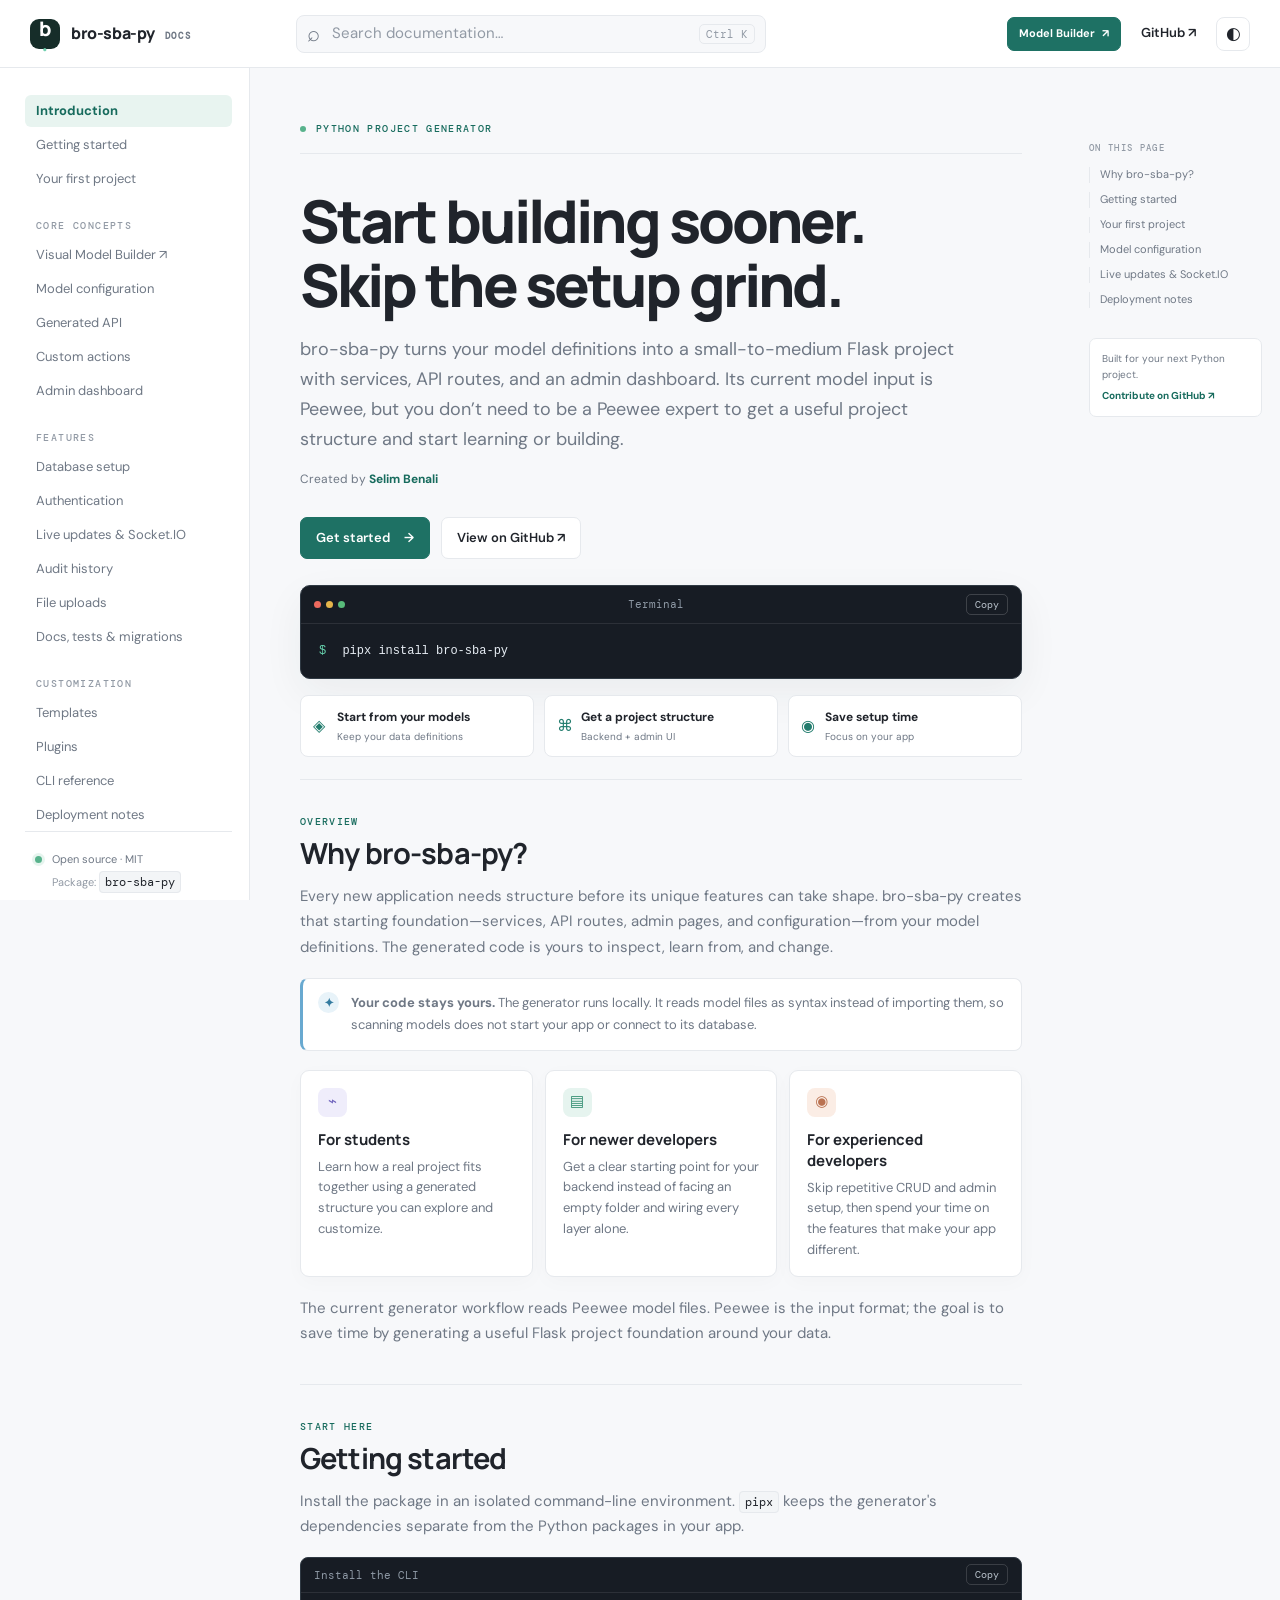
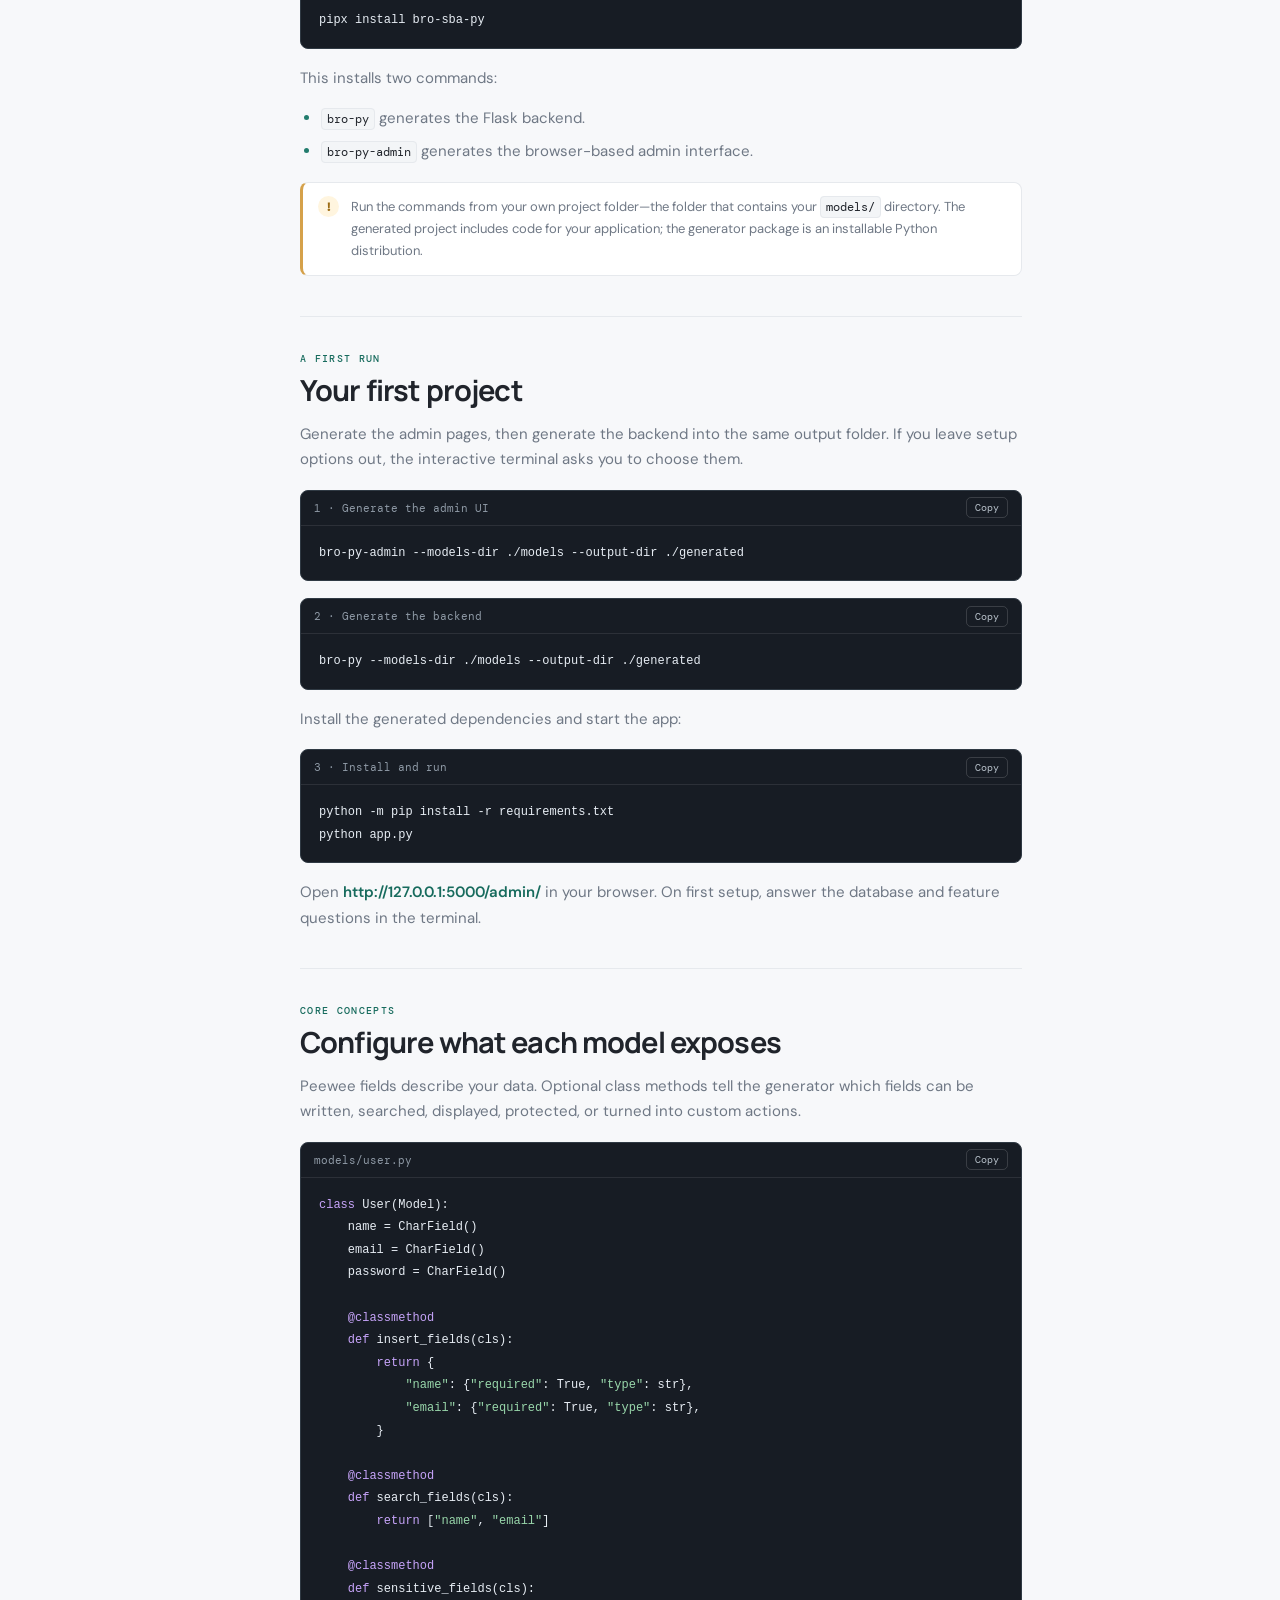
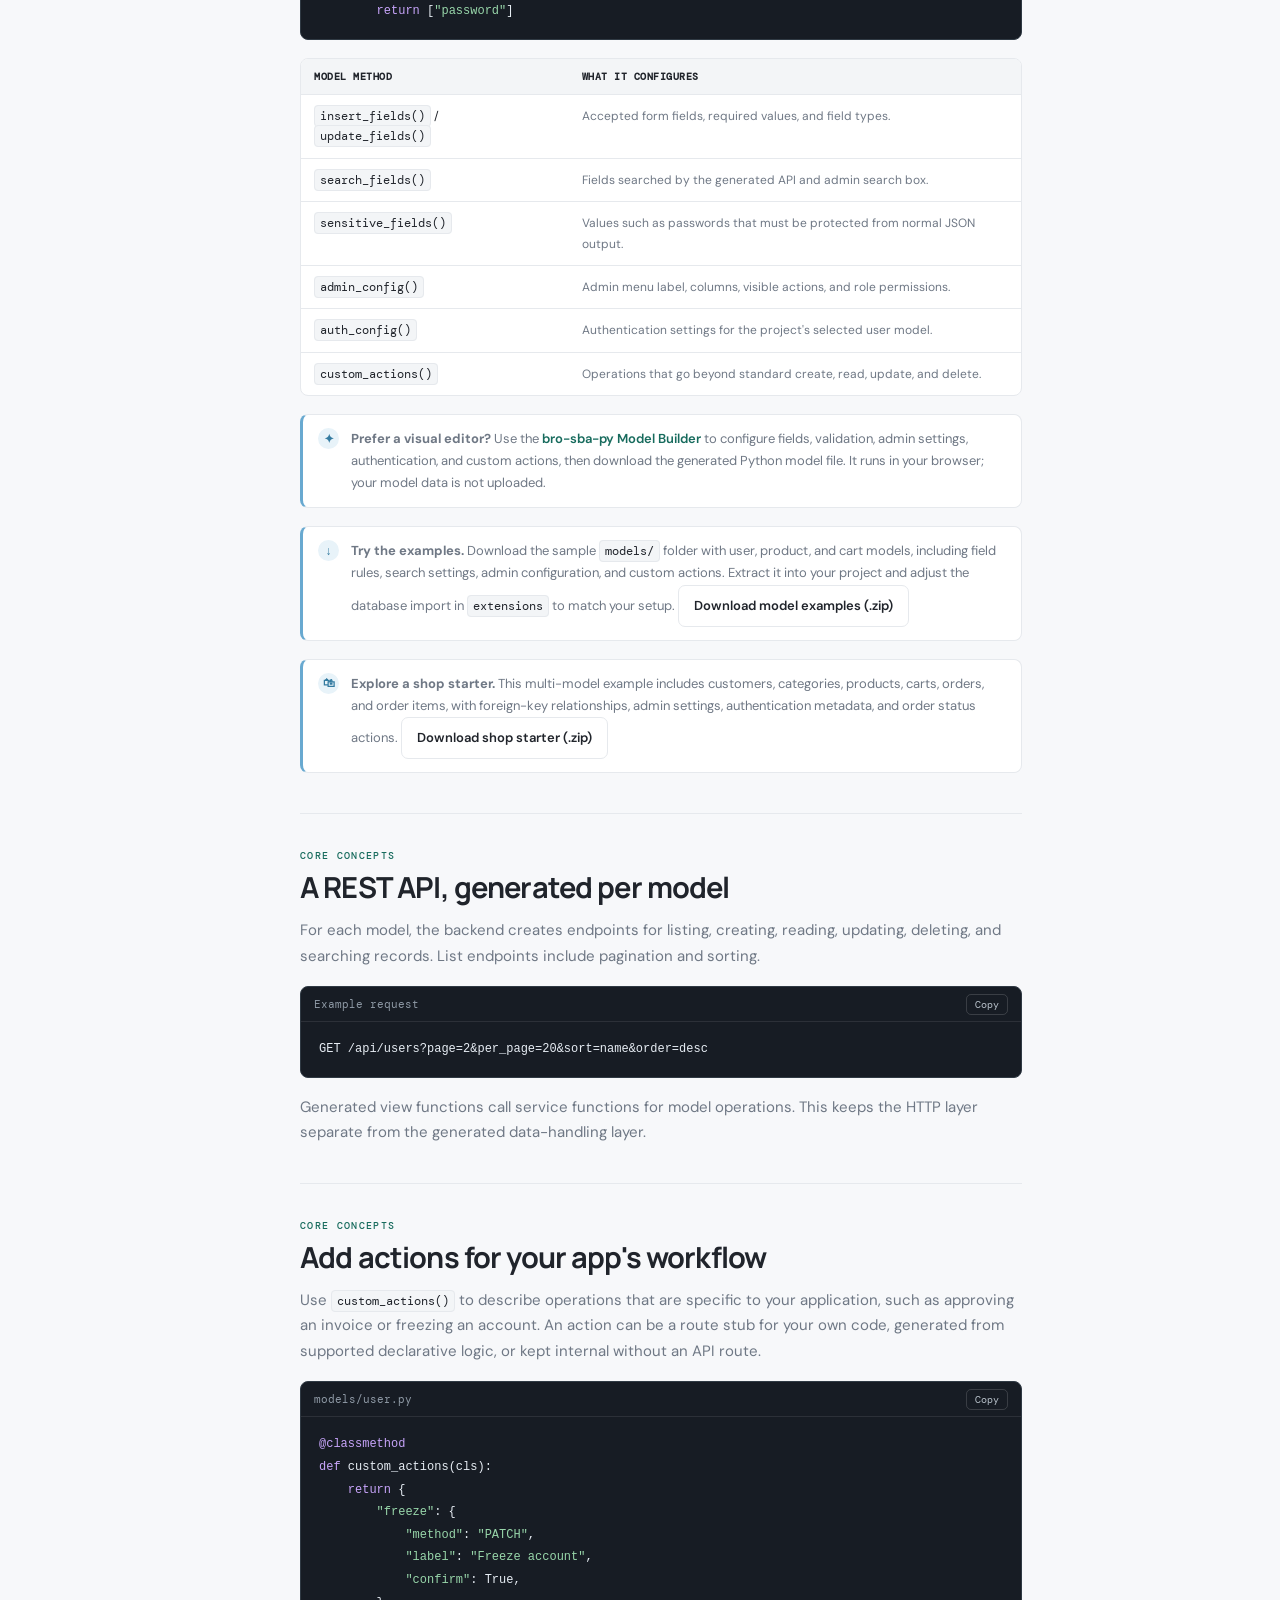
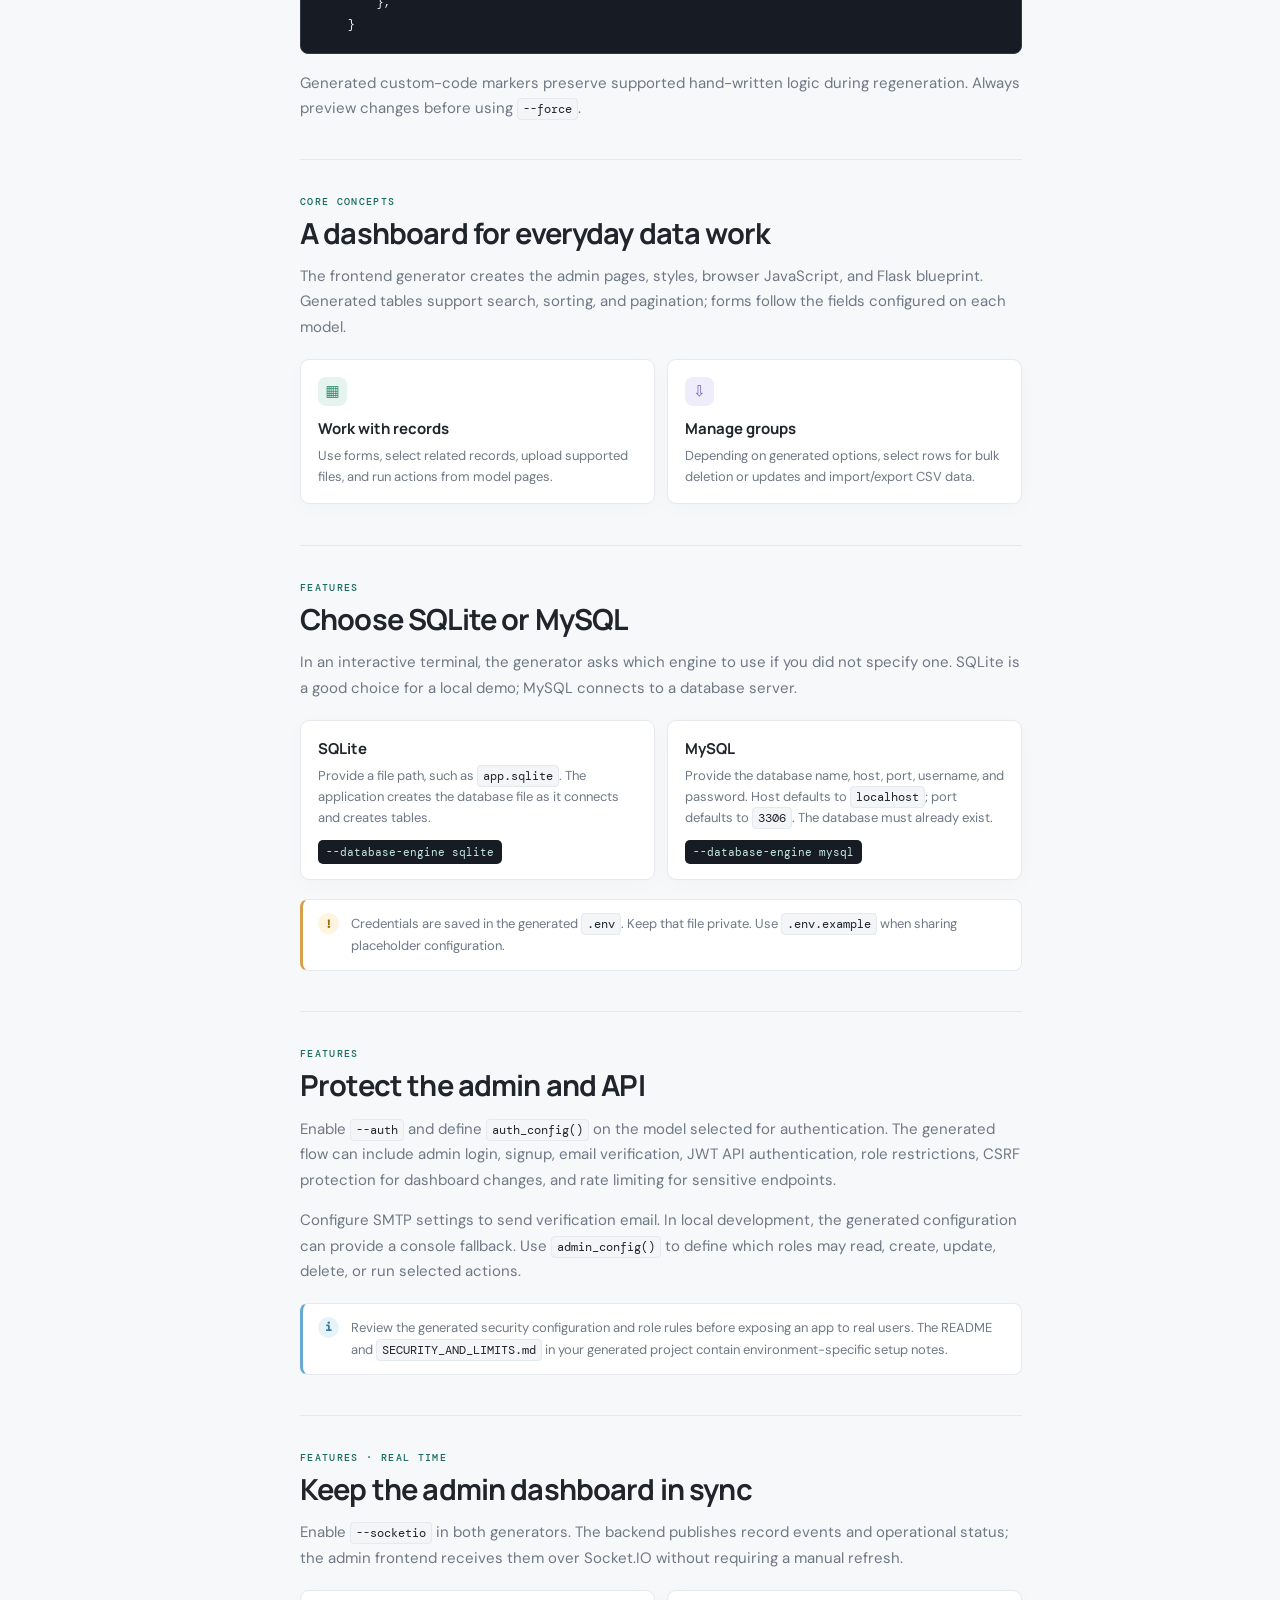
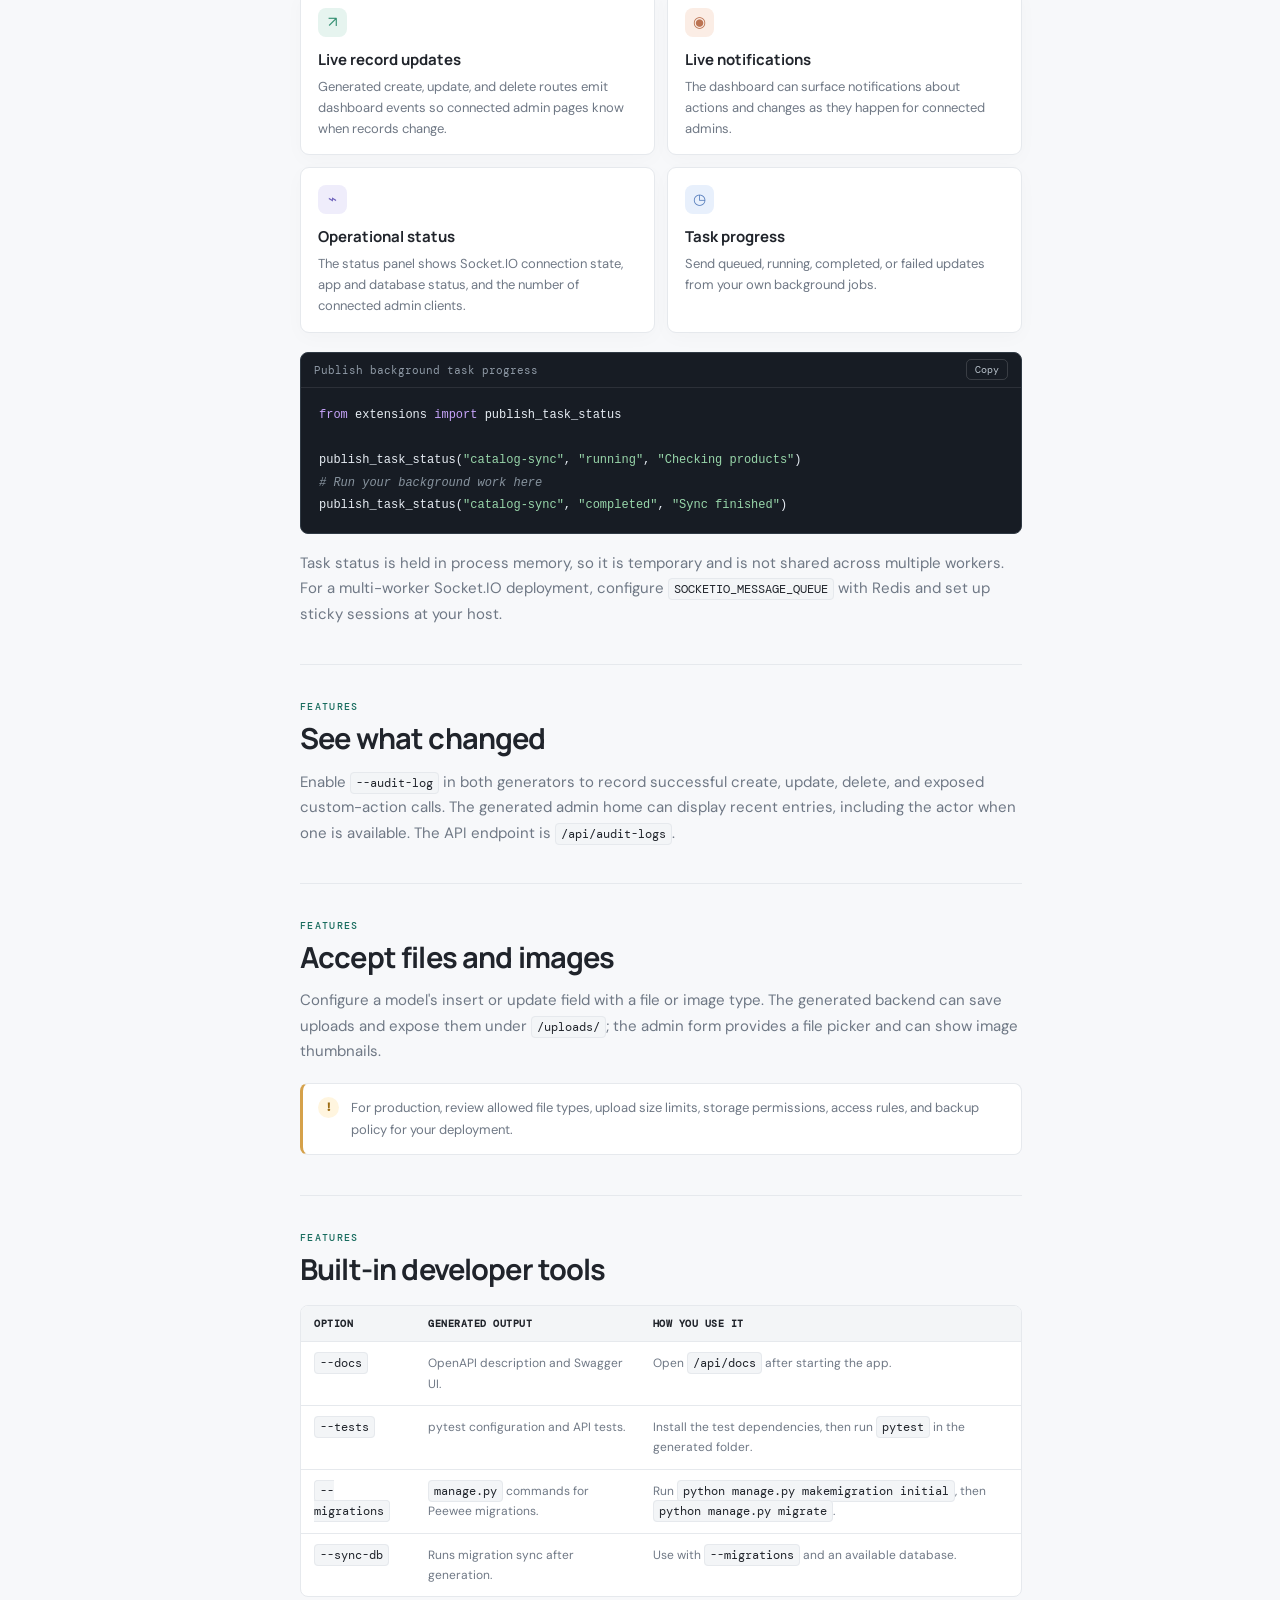
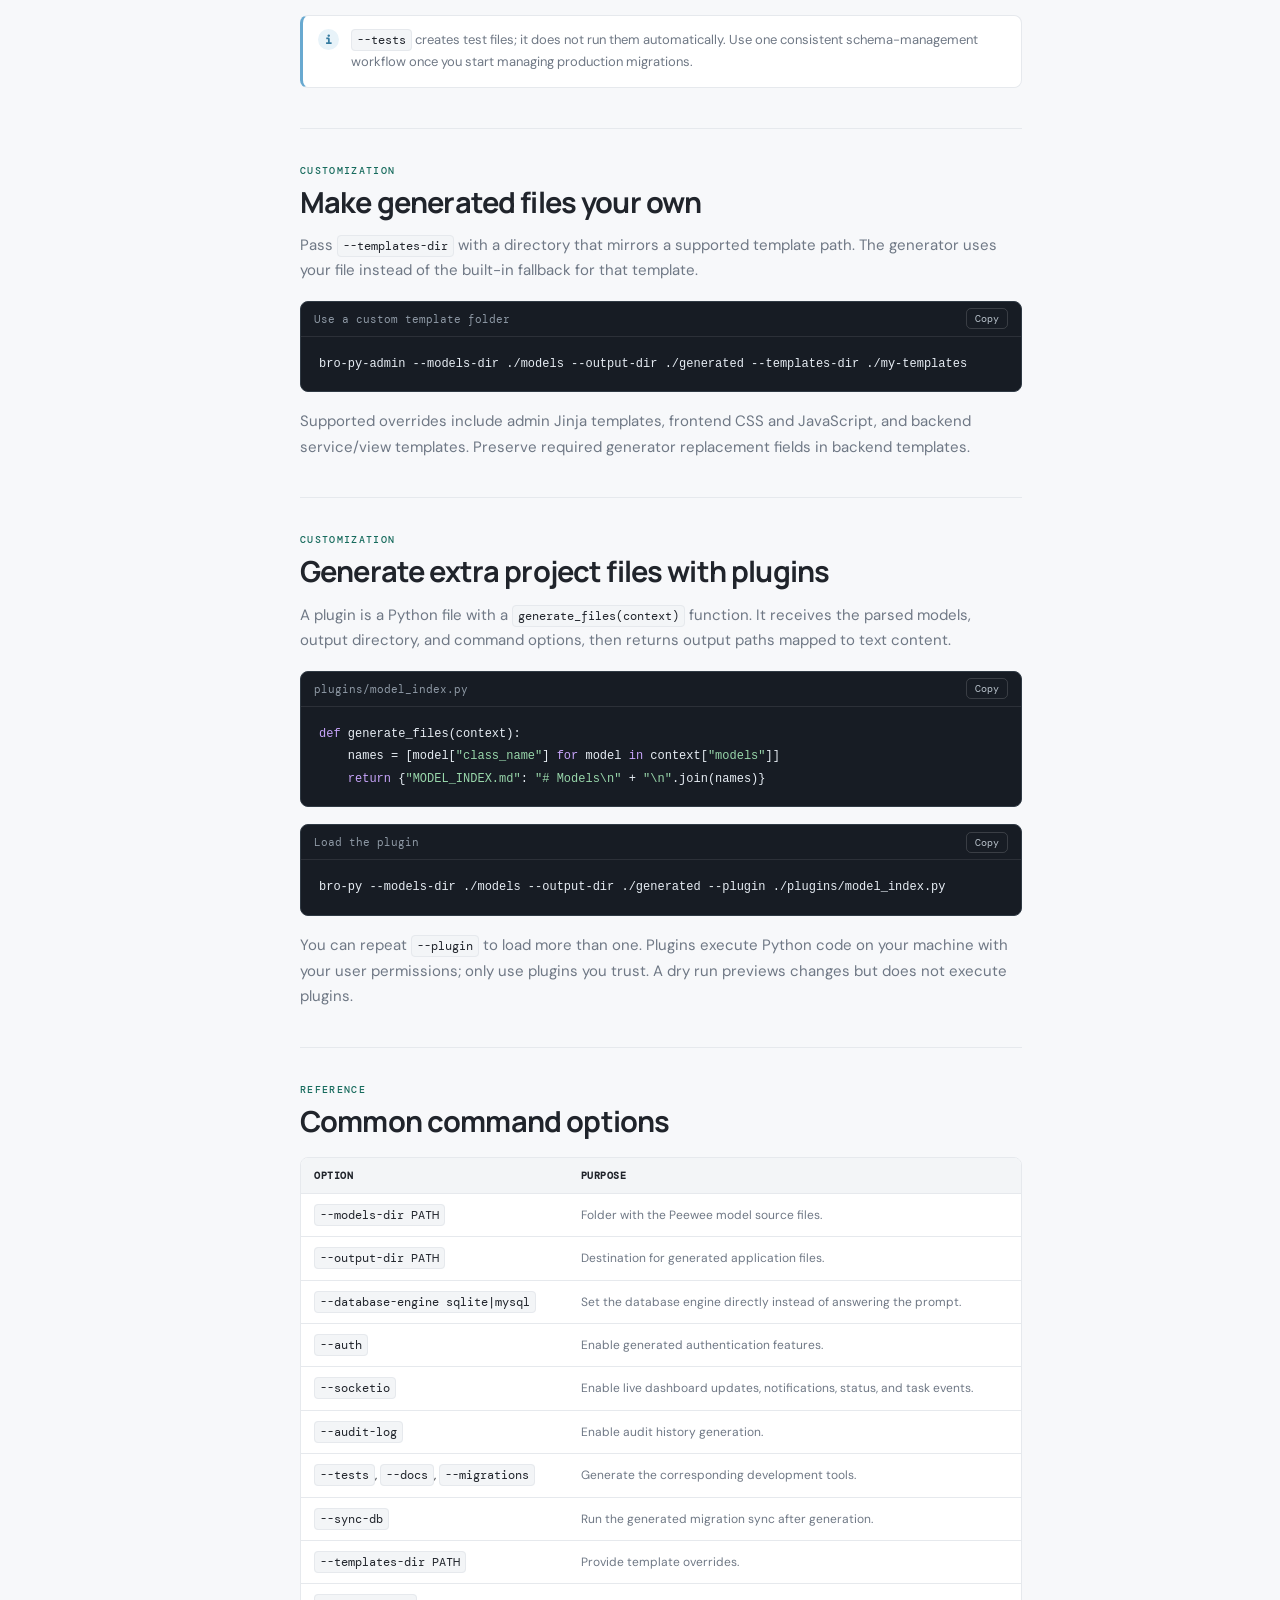
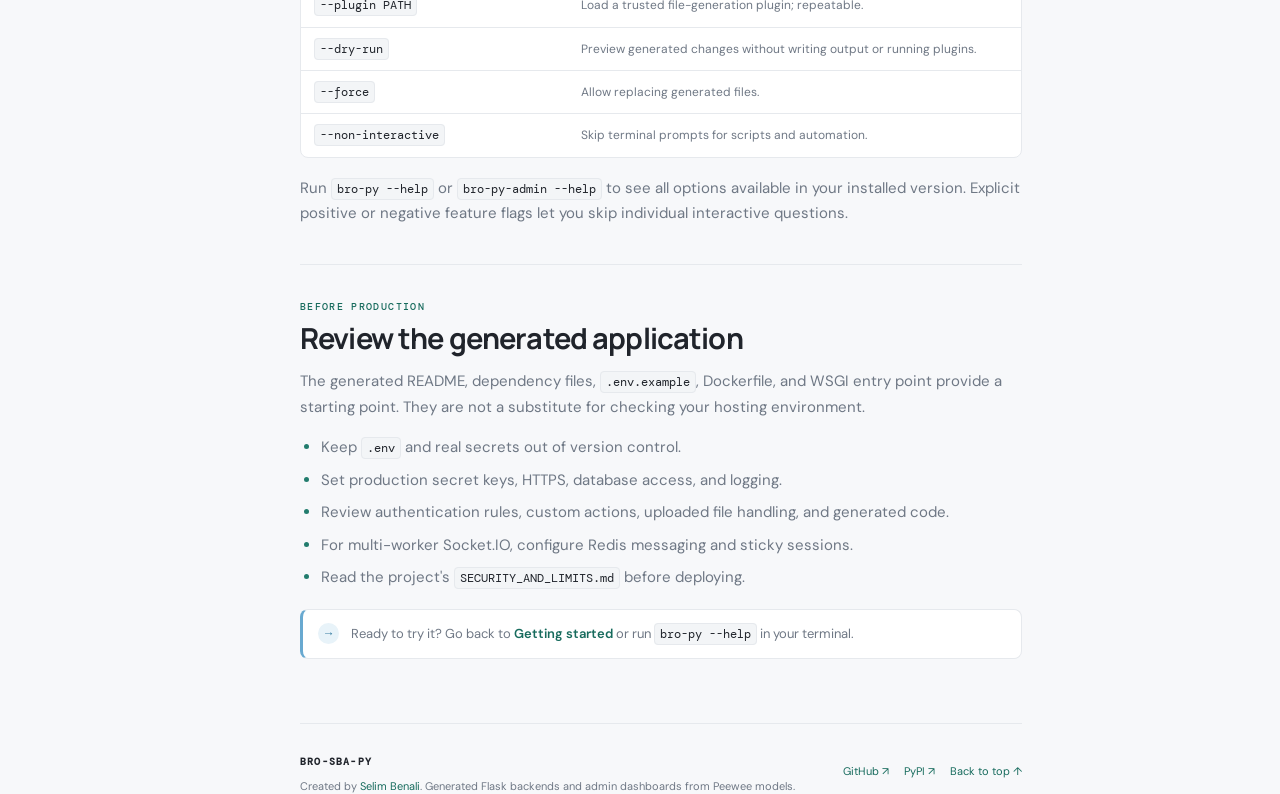
<file: index.html>
<!doctype html>
<html lang="en" data-theme="light">
<head>
  <meta charset="utf-8">
  <meta name="viewport" content="width=device-width, initial-scale=1">
  <meta name="author" content="Selim Benali">
  <meta name="description" content="Start a Python project faster with bro-sba-py. Generate a structured Flask backend, REST API, and admin dashboard from your models—useful for students, new developers, and experienced teams.">
  <link rel="canonical" href="https://bro-py.selimbenali.me/">
  <meta name="robots" content="index, follow">
  <meta name="theme-color" content="#f7f8f5">
  <meta property="og:type" content="website">
  <meta property="og:site_name" content="bro-sba-py">
  <meta property="og:title" content="bro-sba-py | Start Python Projects Faster">
  <meta property="og:description" content="Generate a structured Flask backend, REST API, and admin dashboard from your models. Spend less time on setup and more time building.">
  <meta property="og:url" content="https://bro-py.selimbenali.me/">
  <meta property="og:locale" content="en_US">
  <meta name="twitter:card" content="summary">
  <meta name="twitter:title" content="bro-sba-py | Start Python Projects Faster">
  <meta name="twitter:description" content="Generate a structured Flask backend, REST API, and admin dashboard from your models. Spend less time on setup and more time building.">
  <title>bro-sba-py | Python Project Generator</title>
  <script type="application/ld+json">
  {
    "@context": "https://schema.org",
    "@type": "WebSite",
    "name": "bro-sba-py",
    "alternateName": "bro-py documentation",
    "url": "https://bro-py.selimbenali.me/",
    "description": "Documentation for bro-sba-py, a Python project generator that scaffolds Flask backends, REST APIs, and admin dashboards from model definitions.",
    "inLanguage": "en",
    "creator": {
      "@type": "Person",
      "name": "Selim Benali",
      "url": "https://github.com/selimbenali"
    },
    "about": {
      "@type": "SoftwareApplication",
      "name": "bro-sba-py",
      "alternateName": "bro-py",
      "creator": {
        "@type": "Person",
        "name": "Selim Benali",
        "url": "https://github.com/selimbenali"
      },
      "description": "A Python CLI that saves setup time by generating a small-to-medium Flask project structure, including services, API routes, and an admin dashboard, from Peewee model files.",
      "applicationCategory": "DeveloperApplication",
      "operatingSystem": "Cross-platform",
      "url": "https://pypi.org/project/bro-sba-py/",
      "codeRepository": "https://github.com/selimbenali/bro-sba-py"
    }
  }
  </script>
  <link rel="preconnect" href="https://fonts.googleapis.com">
  <link rel="preconnect" href="https://fonts.gstatic.com" crossorigin>
  <link href="https://fonts.googleapis.com/css2?family=DM+Mono:wght@400;500&family=DM+Sans:wght@400;500;600;700&family=Manrope:wght@500;600;700;800&display=swap" rel="stylesheet">
  <link rel="stylesheet" href="styles.css">
</head>
<body>
  <div class="site-shell">
    <header class="topbar">
      <button class="mobile-menu icon-button" id="menu-toggle" aria-label="Open navigation" aria-expanded="false">☰</button>
      <a class="brand" href="#introduction" aria-label="bro-sba-py documentation home">
        <span class="brand-mark">b<span>·</span></span>
        <span>bro-sba-py <small>DOCS</small></span>
      </a>
      <label class="search-wrap" for="docs-search">
        <span class="search-icon" aria-hidden="true">⌕</span>
        <input id="docs-search" type="search" placeholder="Search documentation…" autocomplete="off">
        <kbd>Ctrl K</kbd>
      </label>
      <div class="top-actions">
        <a class="button button-primary builder-link" href="model-builder.html">Model Builder <span aria-hidden="true">↗</span></a>
        <a class="github-link" href="https://github.com/selimbenali/bro-sba-py" target="_blank" rel="noreferrer">GitHub <span aria-hidden="true">↗</span></a>
        <button class="icon-button theme-toggle" id="theme-toggle" aria-label="Switch color theme" title="Switch color theme">◐</button>
      </div>
    </header>

    <div class="docs-layout">
      <aside class="sidebar" id="sidebar" aria-label="Documentation navigation">
        <nav class="side-nav">
          <a class="nav-link active" href="#introduction">Introduction</a>
          <a class="nav-link" href="#getting-started">Getting started</a>
          <a class="nav-link" href="#quickstart">Your first project</a>
          <div class="nav-group">Core concepts</div>
          <a class="nav-link" href="model-builder.html">Visual Model Builder ↗</a>
          <a class="nav-link" href="#models">Model configuration</a>
          <a class="nav-link" href="#api">Generated API</a>
          <a class="nav-link" href="#custom-actions">Custom actions</a>
          <a class="nav-link" href="#admin">Admin dashboard</a>
          <div class="nav-group">Features</div>
          <a class="nav-link" href="#database">Database setup</a>
          <a class="nav-link" href="#authentication">Authentication</a>
          <a class="nav-link" href="#realtime">Live updates &amp; Socket.IO</a>
          <a class="nav-link" href="#audit">Audit history</a>
          <a class="nav-link" href="#uploads">File uploads</a>
          <a class="nav-link" href="#tooling">Docs, tests &amp; migrations</a>
          <div class="nav-group">Customization</div>
          <a class="nav-link" href="#templates">Templates</a>
          <a class="nav-link" href="#plugins">Plugins</a>
          <a class="nav-link" href="#cli">CLI reference</a>
          <a class="nav-link" href="#deployment">Deployment notes</a>
        </nav>
        <div class="sidebar-footer">
          <span class="status-dot"></span> Open source · MIT
          <span class="version-label">Package: <code>bro-sba-py</code></span>
        </div>
      </aside>

      <main class="article" id="article">
        <div class="article-inner">
          <div class="eyebrow"><span class="eyebrow-dot"></span> Python project generator</div>
          <section class="doc-section hero-section" id="introduction" data-title="Introduction">
            <h1>Start building sooner.<br>Skip the setup grind.</h1>
            <p class="lead">bro-sba-py turns your model definitions into a small-to-medium Flask project with services, API routes, and an admin dashboard. Its current model input is Peewee, but you don’t need to be a Peewee expert to get a useful project structure and start learning or building.</p>
            <p class="creator-credit">Created by <a href="https://github.com/selimbenali" target="_blank" rel="noreferrer">Selim Benali</a></p>
            <div class="hero-actions">
              <a class="button button-primary" href="#getting-started">Get started <span>→</span></a>
              <a class="button button-secondary" href="https://github.com/selimbenali/bro-sba-py" target="_blank" rel="noreferrer">View on GitHub ↗</a>
            </div>
            <div class="terminal-card">
              <div class="terminal-top"><span class="terminal-dots"><i></i><i></i><i></i></span><span>Terminal</span><button class="copy-button" data-copy="pipx install bro-sba-py">Copy</button></div>
              <pre><code><span class="prompt">$</span> pipx install bro-sba-py</code></pre>
            </div>
            <div class="feature-strip">
              <div><span class="strip-icon">◈</span><b>Start from your models</b><small>Keep your data definitions</small></div>
              <div><span class="strip-icon">⌘</span><b>Get a project structure</b><small>Backend + admin UI</small></div>
              <div><span class="strip-icon">◉</span><b>Save setup time</b><small>Focus on your app</small></div>
            </div>
          </section>

          <section class="doc-section" id="why" data-title="Why bro-sba-py?">
            <div class="section-kicker">OVERVIEW</div>
            <h2>Why bro-sba-py?</h2>
            <p>Every new application needs structure before its unique features can take shape. bro-sba-py creates that starting foundation—services, API routes, admin pages, and configuration—from your model definitions. The generated code is yours to inspect, learn from, and change.</p>
            <div class="callout callout-info"><span>✦</span><p><b>Your code stays yours.</b> The generator runs locally. It reads model files as syntax instead of importing them, so scanning models does not start your app or connect to its database.</p></div>
            <div class="card-grid three">
              <article class="info-card"><span class="card-icon lavender">⌁</span><h3>For students</h3><p>Learn how a real project fits together using a generated structure you can explore and customize.</p></article>
              <article class="info-card"><span class="card-icon mint">▤</span><h3>For newer developers</h3><p>Get a clear starting point for your backend instead of facing an empty folder and wiring every layer alone.</p></article>
              <article class="info-card"><span class="card-icon peach">◉</span><h3>For experienced developers</h3><p>Skip repetitive CRUD and admin setup, then spend your time on the features that make your app different.</p></article>
            </div>
            <p>The current generator workflow reads Peewee model files. Peewee is the input format; the goal is to save time by generating a useful Flask project foundation around your data.</p>
          </section>

          <section class="doc-section" id="getting-started" data-title="Getting started">
            <div class="section-kicker">START HERE</div>
            <h2>Getting started</h2>
            <p>Install the package in an isolated command-line environment. <code>pipx</code> keeps the generator's dependencies separate from the Python packages in your app.</p>
            <div class="code-card"><div class="code-head"><span>Install the CLI</span><button class="copy-button" data-copy="pipx install bro-sba-py">Copy</button></div><pre><code>pipx install bro-sba-py</code></pre></div>
            <p>This installs two commands:</p>
            <ul class="clean-list"><li><code>bro-py</code> generates the Flask backend.</li><li><code>bro-py-admin</code> generates the browser-based admin interface.</li></ul>
            <div class="callout callout-warn"><span>!</span><p>Run the commands from your own project folder—the folder that contains your <code>models/</code> directory. The generated project includes code for your application; the generator package is an installable Python distribution.</p></div>
          </section>

          <section class="doc-section" id="quickstart" data-title="Your first project">
            <div class="section-kicker">A FIRST RUN</div>
            <h2>Your first project</h2>
            <p>Generate the admin pages, then generate the backend into the same output folder. If you leave setup options out, the interactive terminal asks you to choose them.</p>
            <div class="code-card"><div class="code-head"><span>1 · Generate the admin UI</span><button class="copy-button" data-copy="bro-py-admin --models-dir ./models --output-dir ./generated">Copy</button></div><pre><code>bro-py-admin --models-dir ./models --output-dir ./generated</code></pre></div>
            <div class="code-card"><div class="code-head"><span>2 · Generate the backend</span><button class="copy-button" data-copy="bro-py --models-dir ./models --output-dir ./generated">Copy</button></div><pre><code>bro-py --models-dir ./models --output-dir ./generated</code></pre></div>
            <p>Install the generated dependencies and start the app:</p>
            <div class="code-card"><div class="code-head"><span>3 · Install and run</span><button class="copy-button" data-copy="python -m pip install -r requirements.txt&#10;python app.py">Copy</button></div><pre><code>python -m pip install -r requirements.txt
python app.py</code></pre></div>
            <p>Open <a href="http://127.0.0.1:5000/admin/" target="_blank" rel="noreferrer">http://127.0.0.1:5000/admin/</a> in your browser. On first setup, answer the database and feature questions in the terminal.</p>
          </section>

          <section class="doc-section" id="models" data-title="Model configuration">
            <div class="section-kicker">CORE CONCEPTS</div>
            <h2>Configure what each model exposes</h2>
            <p>Peewee fields describe your data. Optional class methods tell the generator which fields can be written, searched, displayed, protected, or turned into custom actions.</p>
            <div class="code-card"><div class="code-head"><span>models/user.py</span><button class="copy-button" data-copy="class User(Model):&#10;    name = CharField()&#10;    email = CharField()&#10;    password = CharField()&#10;&#10;    @classmethod&#10;    def insert_fields(cls):&#10;        return {&#10;            'name': {'required': True, 'type': str},&#10;            'email': {'required': True, 'type': str},&#10;        }&#10;&#10;    @classmethod&#10;    def search_fields(cls):&#10;        return ['name', 'email']&#10;&#10;    @classmethod&#10;    def sensitive_fields(cls):&#10;        return ['password']">Copy</button></div><pre><code><span class="syntax-key">class</span> User(Model):
    name = CharField()
    email = CharField()
    password = CharField()

    <span class="syntax-key">@classmethod</span>
    <span class="syntax-key">def</span> insert_fields(cls):
        <span class="syntax-key">return</span> {
            <span class="syntax-string">"name"</span>: {<span class="syntax-string">"required"</span>: True, <span class="syntax-string">"type"</span>: str},
            <span class="syntax-string">"email"</span>: {<span class="syntax-string">"required"</span>: True, <span class="syntax-string">"type"</span>: str},
        }

    <span class="syntax-key">@classmethod</span>
    <span class="syntax-key">def</span> search_fields(cls):
        <span class="syntax-key">return</span> [<span class="syntax-string">"name"</span>, <span class="syntax-string">"email"</span>]

    <span class="syntax-key">@classmethod</span>
    <span class="syntax-key">def</span> sensitive_fields(cls):
        <span class="syntax-key">return</span> [<span class="syntax-string">"password"</span>]</code></pre></div>
            <div class="table-wrap"><table><thead><tr><th>Model method</th><th>What it configures</th></tr></thead><tbody>
              <tr><td><code>insert_fields()</code> / <code>update_fields()</code></td><td>Accepted form fields, required values, and field types.</td></tr>
              <tr><td><code>search_fields()</code></td><td>Fields searched by the generated API and admin search box.</td></tr>
              <tr><td><code>sensitive_fields()</code></td><td>Values such as passwords that must be protected from normal JSON output.</td></tr>
              <tr><td><code>admin_config()</code></td><td>Admin menu label, columns, visible actions, and role permissions.</td></tr>
              <tr><td><code>auth_config()</code></td><td>Authentication settings for the project's selected user model.</td></tr>
              <tr><td><code>custom_actions()</code></td><td>Operations that go beyond standard create, read, update, and delete.</td></tr>
            </tbody></table></div>
            <div class="callout callout-info"><span>✦</span><p><b>Prefer a visual editor?</b> Use the <a href="model-builder.html">bro-sba-py Model Builder</a> to configure fields, validation, admin settings, authentication, and custom actions, then download the generated Python model file. It runs in your browser; your model data is not uploaded.</p></div>
            <div class="callout callout-info"><span>↓</span><p><b>Try the examples.</b> Download the sample <code>models/</code> folder with user, product, and cart models, including field rules, search settings, admin configuration, and custom actions. Extract it into your project and adjust the database import in <code>extensions</code> to match your setup. <a class="button button-secondary" href="downloads/model-examples.zip" download>Download model examples (.zip)</a></p></div>
            <div class="callout callout-info"><span>🛍</span><p><b>Explore a shop starter.</b> This multi-model example includes customers, categories, products, carts, orders, and order items, with foreign-key relationships, admin settings, authentication metadata, and order status actions. <a class="button button-secondary" href="downloads/shop-starter.zip" download>Download shop starter (.zip)</a></p></div>
          </section>

          <section class="doc-section" id="api" data-title="Generated API">
            <div class="section-kicker">CORE CONCEPTS</div><h2>A REST API, generated per model</h2>
            <p>For each model, the backend creates endpoints for listing, creating, reading, updating, deleting, and searching records. List endpoints include pagination and sorting.</p>
            <div class="code-card"><div class="code-head"><span>Example request</span><button class="copy-button" data-copy="GET /api/users?page=2&amp;per_page=20&amp;sort=name&amp;order=desc">Copy</button></div><pre><code>GET /api/users?page=2&amp;per_page=20&amp;sort=name&amp;order=desc</code></pre></div>
            <p>Generated view functions call service functions for model operations. This keeps the HTTP layer separate from the generated data-handling layer.</p>
          </section>

          <section class="doc-section" id="custom-actions" data-title="Custom actions">
            <div class="section-kicker">CORE CONCEPTS</div><h2>Add actions for your app's workflow</h2>
            <p>Use <code>custom_actions()</code> to describe operations that are specific to your application, such as approving an invoice or freezing an account. An action can be a route stub for your own code, generated from supported declarative logic, or kept internal without an API route.</p>
            <div class="code-card"><div class="code-head"><span>models/user.py</span><button class="copy-button" data-copy="@classmethod&#10;def custom_actions(cls):&#10;    return {&#10;        'freeze': {&#10;            'method': 'PATCH',&#10;            'label': 'Freeze account',&#10;            'confirm': True,&#10;        },&#10;    }">Copy</button></div><pre><code><span class="syntax-key">@classmethod</span>
<span class="syntax-key">def</span> custom_actions(cls):
    <span class="syntax-key">return</span> {
        <span class="syntax-string">"freeze"</span>: {
            <span class="syntax-string">"method"</span>: <span class="syntax-string">"PATCH"</span>,
            <span class="syntax-string">"label"</span>: <span class="syntax-string">"Freeze account"</span>,
            <span class="syntax-string">"confirm"</span>: True,
        },
    }</code></pre></div>
            <p>Generated custom-code markers preserve supported hand-written logic during regeneration. Always preview changes before using <code>--force</code>.</p>
          </section>

          <section class="doc-section" id="admin" data-title="Admin dashboard">
            <div class="section-kicker">CORE CONCEPTS</div><h2>A dashboard for everyday data work</h2>
            <p>The frontend generator creates the admin pages, styles, browser JavaScript, and Flask blueprint. Generated tables support search, sorting, and pagination; forms follow the fields configured on each model.</p>
            <div class="card-grid two">
              <article class="info-card"><span class="card-icon mint">▦</span><h3>Work with records</h3><p>Use forms, select related records, upload supported files, and run actions from model pages.</p></article>
              <article class="info-card"><span class="card-icon lavender">⇩</span><h3>Manage groups</h3><p>Depending on generated options, select rows for bulk deletion or updates and import/export CSV data.</p></article>
            </div>
          </section>

          <section class="doc-section" id="database" data-title="Database setup">
            <div class="section-kicker">FEATURES</div><h2>Choose SQLite or MySQL</h2>
            <p>In an interactive terminal, the generator asks which engine to use if you did not specify one. SQLite is a good choice for a local demo; MySQL connects to a database server.</p>
            <div class="card-grid two">
              <article class="info-card"><h3>SQLite</h3><p>Provide a file path, such as <code>app.sqlite</code>. The application creates the database file as it connects and creates tables.</p><div class="code-inline">--database-engine sqlite</div></article>
              <article class="info-card"><h3>MySQL</h3><p>Provide the database name, host, port, username, and password. Host defaults to <code>localhost</code>; port defaults to <code>3306</code>. The database must already exist.</p><div class="code-inline">--database-engine mysql</div></article>
            </div>
            <div class="callout callout-warn"><span>!</span><p>Credentials are saved in the generated <code>.env</code>. Keep that file private. Use <code>.env.example</code> when sharing placeholder configuration.</p></div>
          </section>

          <section class="doc-section" id="authentication" data-title="Authentication">
            <div class="section-kicker">FEATURES</div><h2>Protect the admin and API</h2>
            <p>Enable <code>--auth</code> and define <code>auth_config()</code> on the model selected for authentication. The generated flow can include admin login, signup, email verification, JWT API authentication, role restrictions, CSRF protection for dashboard changes, and rate limiting for sensitive endpoints.</p>
            <p>Configure SMTP settings to send verification email. In local development, the generated configuration can provide a console fallback. Use <code>admin_config()</code> to define which roles may read, create, update, delete, or run selected actions.</p>
            <div class="callout callout-info"><span>i</span><p>Review the generated security configuration and role rules before exposing an app to real users. The README and <code>SECURITY_AND_LIMITS.md</code> in your generated project contain environment-specific setup notes.</p></div>
          </section>

          <section class="doc-section" id="realtime" data-title="Live updates and Socket.IO">
            <div class="section-kicker">FEATURES · REAL TIME</div><h2>Keep the admin dashboard in sync</h2>
            <p>Enable <code>--socketio</code> in both generators. The backend publishes record events and operational status; the admin frontend receives them over Socket.IO without requiring a manual refresh.</p>
            <div class="card-grid two">
              <article class="info-card"><span class="card-icon mint">↗</span><h3>Live record updates</h3><p>Generated create, update, and delete routes emit dashboard events so connected admin pages know when records change.</p></article>
              <article class="info-card"><span class="card-icon peach">◉</span><h3>Live notifications</h3><p>The dashboard can surface notifications about actions and changes as they happen for connected admins.</p></article>
              <article class="info-card"><span class="card-icon lavender">⌁</span><h3>Operational status</h3><p>The status panel shows Socket.IO connection state, app and database status, and the number of connected admin clients.</p></article>
              <article class="info-card"><span class="card-icon blue">◷</span><h3>Task progress</h3><p>Send queued, running, completed, or failed updates from your own background jobs.</p></article>
            </div>
            <div class="code-card"><div class="code-head"><span>Publish background task progress</span><button class="copy-button" data-copy="from extensions import publish_task_status&#10;&#10;publish_task_status('catalog-sync', 'running', 'Checking products')&#10;# Run your background work here&#10;publish_task_status('catalog-sync', 'completed', 'Sync finished')">Copy</button></div><pre><code><span class="syntax-key">from</span> extensions <span class="syntax-key">import</span> publish_task_status

publish_task_status(<span class="syntax-string">"catalog-sync"</span>, <span class="syntax-string">"running"</span>, <span class="syntax-string">"Checking products"</span>)
<span class="syntax-comment"># Run your background work here</span>
publish_task_status(<span class="syntax-string">"catalog-sync"</span>, <span class="syntax-string">"completed"</span>, <span class="syntax-string">"Sync finished"</span>)</code></pre></div>
            <p>Task status is held in process memory, so it is temporary and is not shared across multiple workers. For a multi-worker Socket.IO deployment, configure <code>SOCKETIO_MESSAGE_QUEUE</code> with Redis and set up sticky sessions at your host.</p>
          </section>

          <section class="doc-section" id="audit" data-title="Audit history">
            <div class="section-kicker">FEATURES</div><h2>See what changed</h2>
            <p>Enable <code>--audit-log</code> in both generators to record successful create, update, delete, and exposed custom-action calls. The generated admin home can display recent entries, including the actor when one is available. The API endpoint is <code>/api/audit-logs</code>.</p>
          </section>

          <section class="doc-section" id="uploads" data-title="File uploads">
            <div class="section-kicker">FEATURES</div><h2>Accept files and images</h2>
            <p>Configure a model's insert or update field with a file or image type. The generated backend can save uploads and expose them under <code>/uploads/</code>; the admin form provides a file picker and can show image thumbnails.</p>
            <div class="callout callout-warn"><span>!</span><p>For production, review allowed file types, upload size limits, storage permissions, access rules, and backup policy for your deployment.</p></div>
          </section>

          <section class="doc-section" id="tooling" data-title="Docs, tests and migrations">
            <div class="section-kicker">FEATURES</div><h2>Built-in developer tools</h2>
            <div class="table-wrap"><table><thead><tr><th>Option</th><th>Generated output</th><th>How you use it</th></tr></thead><tbody>
              <tr><td><code>--docs</code></td><td>OpenAPI description and Swagger UI.</td><td>Open <code>/api/docs</code> after starting the app.</td></tr>
              <tr><td><code>--tests</code></td><td>pytest configuration and API tests.</td><td>Install the test dependencies, then run <code>pytest</code> in the generated folder.</td></tr>
              <tr><td><code>--migrations</code></td><td><code>manage.py</code> commands for Peewee migrations.</td><td>Run <code>python manage.py makemigration initial</code>, then <code>python manage.py migrate</code>.</td></tr>
              <tr><td><code>--sync-db</code></td><td>Runs migration sync after generation.</td><td>Use with <code>--migrations</code> and an available database.</td></tr>
            </tbody></table></div>
            <div class="callout callout-info"><span>i</span><p><code>--tests</code> creates test files; it does not run them automatically. Use one consistent schema-management workflow once you start managing production migrations.</p></div>
          </section>

          <section class="doc-section" id="templates" data-title="Templates">
            <div class="section-kicker">CUSTOMIZATION</div><h2>Make generated files your own</h2>
            <p>Pass <code>--templates-dir</code> with a directory that mirrors a supported template path. The generator uses your file instead of the built-in fallback for that template.</p>
            <div class="code-card"><div class="code-head"><span>Use a custom template folder</span><button class="copy-button" data-copy="bro-py-admin --models-dir ./models --output-dir ./generated --templates-dir ./my-templates">Copy</button></div><pre><code>bro-py-admin --models-dir ./models --output-dir ./generated --templates-dir ./my-templates</code></pre></div>
            <p>Supported overrides include admin Jinja templates, frontend CSS and JavaScript, and backend service/view templates. Preserve required generator replacement fields in backend templates.</p>
          </section>

          <section class="doc-section" id="plugins" data-title="Plugins">
            <div class="section-kicker">CUSTOMIZATION</div><h2>Generate extra project files with plugins</h2>
            <p>A plugin is a Python file with a <code>generate_files(context)</code> function. It receives the parsed models, output directory, and command options, then returns output paths mapped to text content.</p>
            <div class="code-card"><div class="code-head"><span>plugins/model_index.py</span><button class="copy-button" data-copy="def generate_files(context):&#10;    names = [model['class_name'] for model in context['models']]&#10;    return {'MODEL_INDEX.md': '# Models\\n' + '\\n'.join(names)}">Copy</button></div><pre><code><span class="syntax-key">def</span> generate_files(context):
    names = [model[<span class="syntax-string">"class_name"</span>] <span class="syntax-key">for</span> model <span class="syntax-key">in</span> context[<span class="syntax-string">"models"</span>]]
    <span class="syntax-key">return</span> {<span class="syntax-string">"MODEL_INDEX.md"</span>: <span class="syntax-string">"# Models\n"</span> + <span class="syntax-string">"\n"</span>.join(names)}</code></pre></div>
            <div class="code-card"><div class="code-head"><span>Load the plugin</span><button class="copy-button" data-copy="bro-py --models-dir ./models --output-dir ./generated --plugin ./plugins/model_index.py">Copy</button></div><pre><code>bro-py --models-dir ./models --output-dir ./generated --plugin ./plugins/model_index.py</code></pre></div>
            <p>You can repeat <code>--plugin</code> to load more than one. Plugins execute Python code on your machine with your user permissions; only use plugins you trust. A dry run previews changes but does not execute plugins.</p>
          </section>

          <section class="doc-section" id="cli" data-title="CLI reference">
            <div class="section-kicker">REFERENCE</div><h2>Common command options</h2>
            <div class="table-wrap"><table><thead><tr><th>Option</th><th>Purpose</th></tr></thead><tbody>
              <tr><td><code>--models-dir PATH</code></td><td>Folder with the Peewee model source files.</td></tr>
              <tr><td><code>--output-dir PATH</code></td><td>Destination for generated application files.</td></tr>
              <tr><td><code>--database-engine sqlite|mysql</code></td><td>Set the database engine directly instead of answering the prompt.</td></tr>
              <tr><td><code>--auth</code></td><td>Enable generated authentication features.</td></tr>
              <tr><td><code>--socketio</code></td><td>Enable live dashboard updates, notifications, status, and task events.</td></tr>
              <tr><td><code>--audit-log</code></td><td>Enable audit history generation.</td></tr>
              <tr><td><code>--tests</code>, <code>--docs</code>, <code>--migrations</code></td><td>Generate the corresponding development tools.</td></tr>
              <tr><td><code>--sync-db</code></td><td>Run the generated migration sync after generation.</td></tr>
              <tr><td><code>--templates-dir PATH</code></td><td>Provide template overrides.</td></tr>
              <tr><td><code>--plugin PATH</code></td><td>Load a trusted file-generation plugin; repeatable.</td></tr>
              <tr><td><code>--dry-run</code></td><td>Preview generated changes without writing output or running plugins.</td></tr>
              <tr><td><code>--force</code></td><td>Allow replacing generated files.</td></tr>
              <tr><td><code>--non-interactive</code></td><td>Skip terminal prompts for scripts and automation.</td></tr>
            </tbody></table></div>
            <p>Run <code>bro-py --help</code> or <code>bro-py-admin --help</code> to see all options available in your installed version. Explicit positive or negative feature flags let you skip individual interactive questions.</p>
          </section>

          <section class="doc-section" id="deployment" data-title="Deployment notes">
            <div class="section-kicker">BEFORE PRODUCTION</div><h2>Review the generated application</h2>
            <p>The generated README, dependency files, <code>.env.example</code>, Dockerfile, and WSGI entry point provide a starting point. They are not a substitute for checking your hosting environment.</p>
            <ul class="clean-list"><li>Keep <code>.env</code> and real secrets out of version control.</li><li>Set production secret keys, HTTPS, database access, and logging.</li><li>Review authentication rules, custom actions, uploaded file handling, and generated code.</li><li>For multi-worker Socket.IO, configure Redis messaging and sticky sessions.</li><li>Read the project's <code>SECURITY_AND_LIMITS.md</code> before deploying.</li></ul>
            <div class="callout callout-info"><span>→</span><p>Ready to try it? Go back to <a href="#getting-started">Getting started</a> or run <code>bro-py --help</code> in your terminal.</p></div>
          </section>

          <footer class="article-footer"><div><span class="footer-label">BRO-SBA-PY</span><p>Created by <a href="https://github.com/selimbenali" target="_blank" rel="noreferrer">Selim Benali</a>. Generated Flask backends and admin dashboards from Peewee models.</p></div><div class="footer-links"><a href="https://github.com/selimbenali/bro-sba-py" target="_blank" rel="noreferrer">GitHub ↗</a><a href="https://pypi.org/project/bro-sba-py/" target="_blank" rel="noreferrer">PyPI ↗</a><a href="#introduction">Back to top ↑</a></div></footer>
        </div>
      </main>

      <aside class="toc" aria-label="On this page"><div class="toc-title">ON THIS PAGE</div><a href="#why">Why bro-sba-py?</a><a href="#getting-started">Getting started</a><a href="#quickstart">Your first project</a><a href="#models">Model configuration</a><a href="#realtime">Live updates &amp; Socket.IO</a><a href="#deployment">Deployment notes</a><div class="toc-note">Built for your next Python project.<br><a href="https://github.com/selimbenali/bro-sba-py" target="_blank" rel="noreferrer">Contribute on GitHub ↗</a></div></aside>
    </div>
    <div class="search-overlay" id="search-overlay" aria-hidden="true"><div class="search-dialog"><div class="dialog-search"><span>⌕</span><input id="overlay-search" type="search" placeholder="Search docs..." autocomplete="off"><kbd>ESC</kbd></div><div id="search-results" class="search-results"><div class="search-hint">Type to search documentation</div></div></div></div>
  </div>
  <script src="app.js"></script>
</body>
</html>
</file>
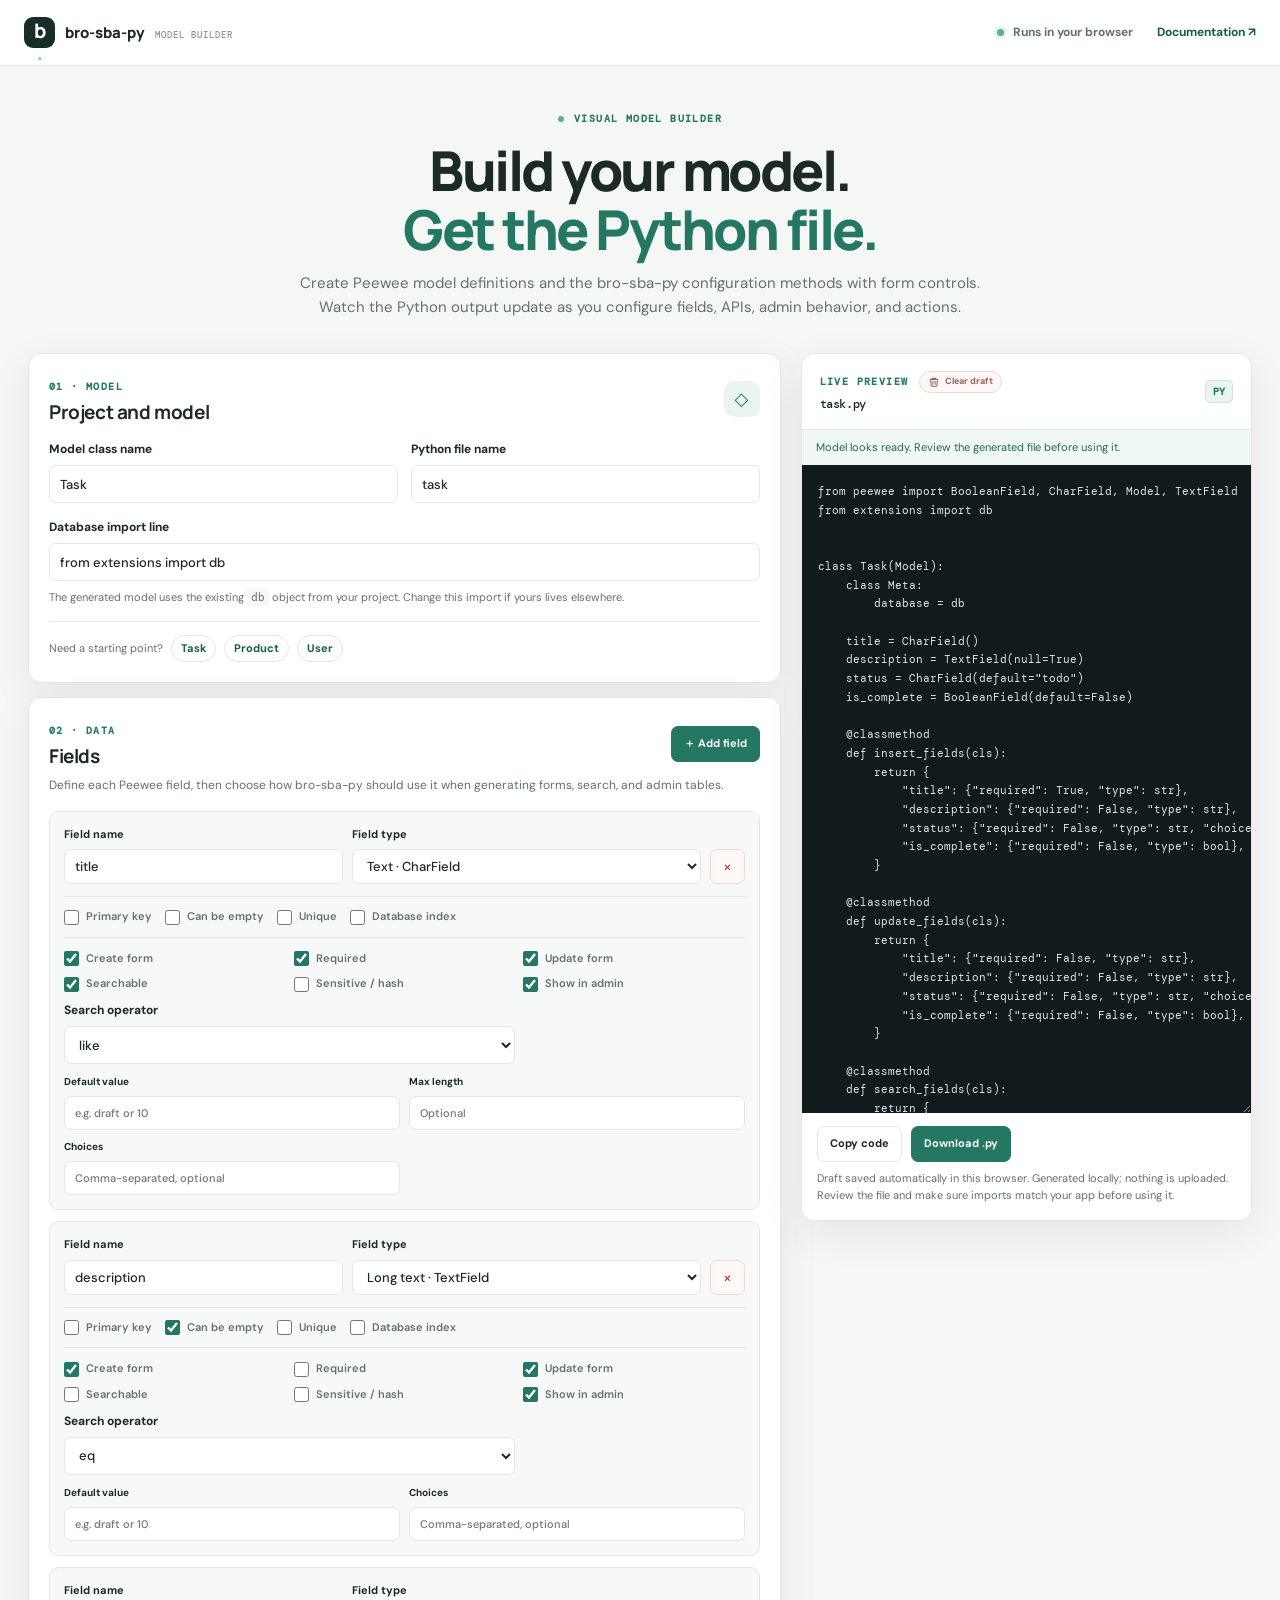
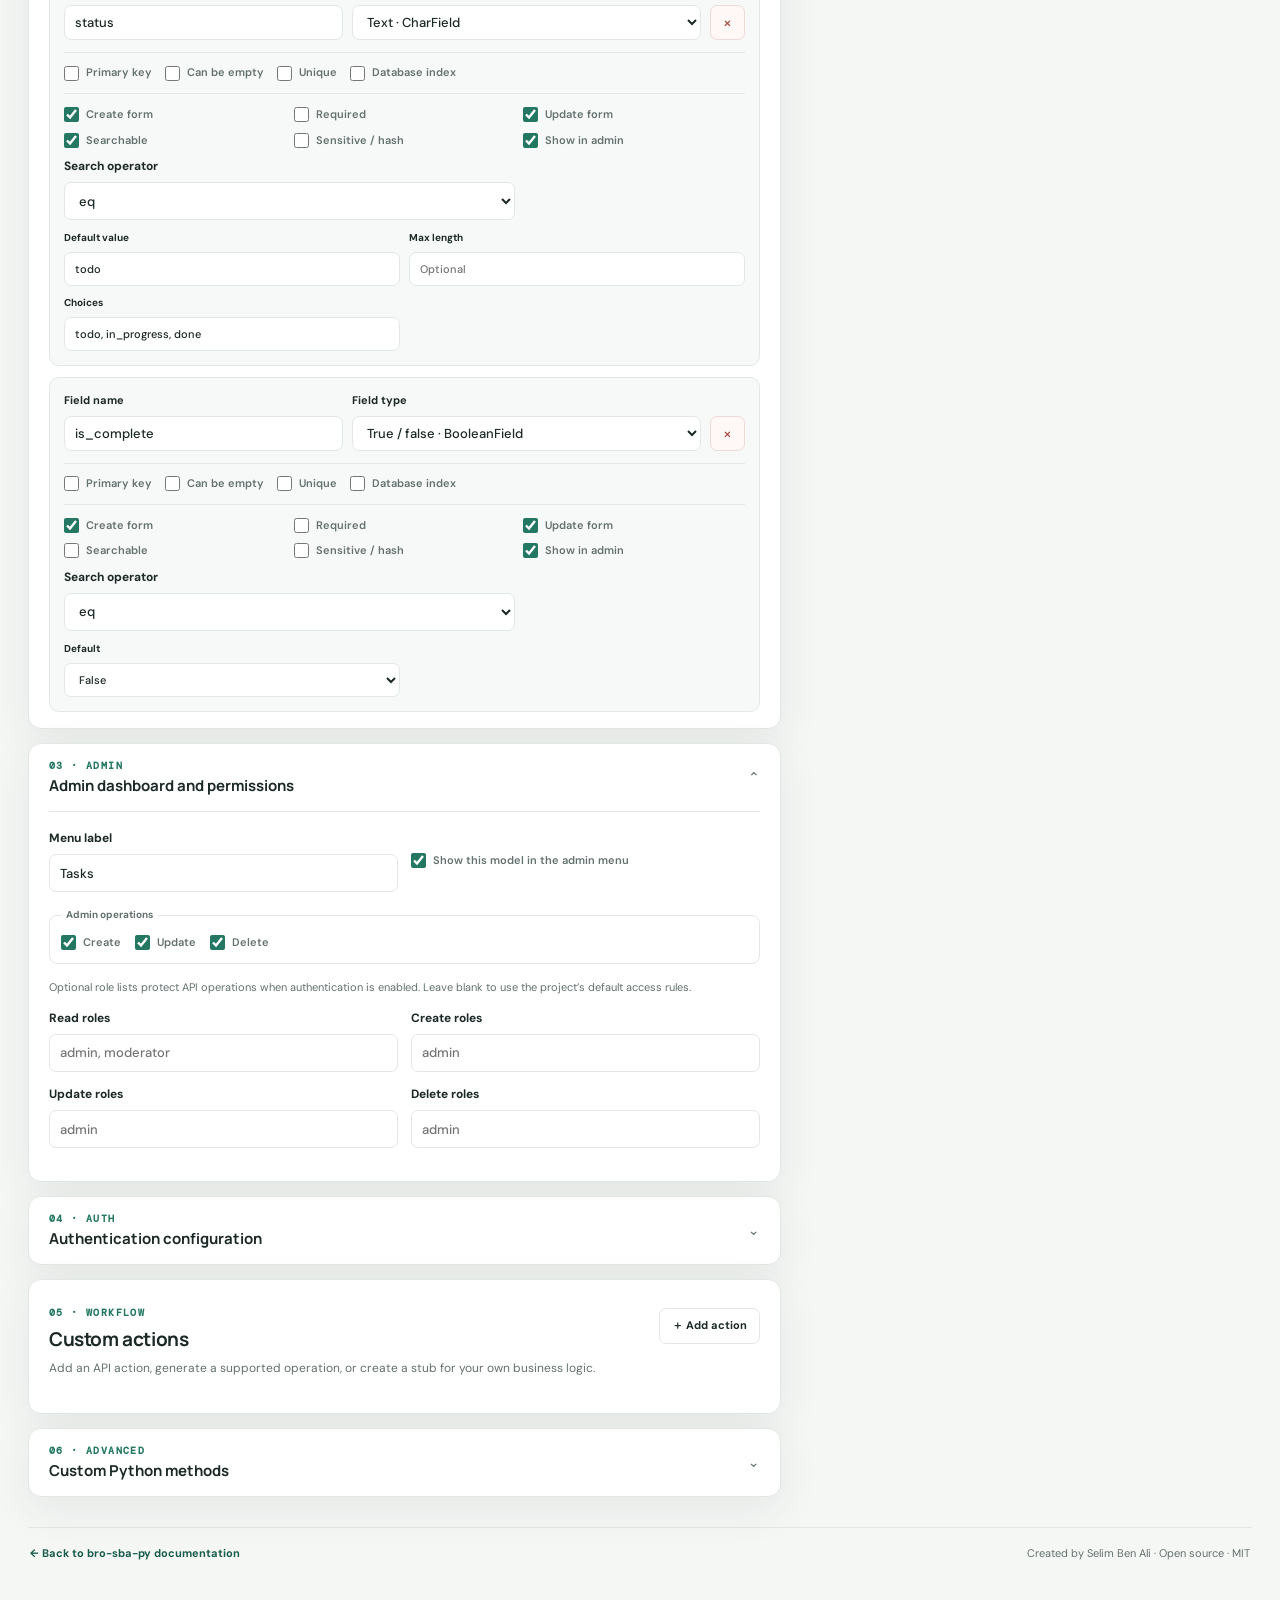
<file: model-builder.html>
<!doctype html>
<html lang="en" data-theme="light">
<head>
  <meta charset="utf-8">
  <meta name="viewport" content="width=device-width, initial-scale=1">
  <meta name="description" content="Build Peewee model files for bro-sba-py with a visual model builder. Configure fields, API rules, admin settings, authentication, and custom actions.">
  <title>Model Builder · bro-sba-py</title>
  <link rel="preconnect" href="https://fonts.googleapis.com">
  <link rel="preconnect" href="https://fonts.gstatic.com" crossorigin>
  <link href="https://fonts.googleapis.com/css2?family=DM+Mono:wght@400;500&family=DM+Sans:wght@400;500;600;700&family=Manrope:wght@500;600;700;800&display=swap" rel="stylesheet">
  <link rel="stylesheet" href="model-builder.css">
  <script src="model-builder.js" defer></script>
</head>
<body>
  <header class="topbar">
    <a class="brand" href="index.html" aria-label="bro-sba-py documentation home"><span class="brand-mark">b<span>·</span></span><span>bro-sba-py <small>MODEL BUILDER</small></span></a>
    <div class="top-actions"><span class="local-note"><span class="status-dot"></span> Runs in your browser</span><a class="docs-link" href="index.html#models">Documentation ↗</a></div>
  </header>

  <main class="builder-page">
    <section class="page-heading">
      <div class="eyebrow"><span class="eyebrow-dot"></span> Visual model builder</div>
      <h1>Build your model.<br><span>Get the Python file.</span></h1>
      <p>Create Peewee model definitions and the bro-sba-py configuration methods with form controls. Watch the Python output update as you configure fields, APIs, admin behavior, and actions.</p>
    </section>

    <div class="workspace">
      <section class="builder-controls" aria-label="Model configuration">
        <section class="panel model-panel">
          <div class="panel-heading"><div><span class="step-label">01 · MODEL</span><h2>Project and model</h2></div><span class="panel-icon">◇</span></div>
          <div class="form-grid two">
            <label>Model class name<input id="class-name" value="Task" autocomplete="off" placeholder="e.g. TaskItem"></label>
            <label>Python file name<input id="module-name" value="task" autocomplete="off" placeholder="task"></label>
          </div>
          <label>Database import line<input id="db-import" value="from extensions import db" spellcheck="false"></label>
          <p class="field-hint">The generated model uses the existing <code>db</code> object from your project. Change this import if yours lives elsewhere.</p>
          <div class="template-actions"><span>Need a starting point?</span><button class="text-button" data-template="task">Task</button><button class="text-button" data-template="product">Product</button><button class="text-button" data-template="user">User</button></div>
        </section>

        <section class="panel fields-panel">
          <div class="panel-heading"><div><span class="step-label">02 · DATA</span><h2>Fields</h2></div><button class="button button-primary" id="add-field">＋ Add field</button></div>
          <p class="section-intro">Define each Peewee field, then choose how bro-sba-py should use it when generating forms, search, and admin tables.</p>
          <div id="field-list" class="field-list"></div>
        </section>

        <details class="panel settings-panel" open>
          <summary><span><span class="step-label">03 · ADMIN</span><strong>Admin dashboard and permissions</strong></span><span class="summary-caret">⌄</span></summary>
          <div class="details-content">
            <div class="form-grid two">
              <label>Menu label<input id="menu-label" value="Tasks" autocomplete="off"></label>
              <label class="checkline"><input type="checkbox" id="show-in-menu" checked><span>Show this model in the admin menu</span></label>
            </div>
            <fieldset><legend>Admin operations</legend><div class="inline-checks"><label class="checkline"><input type="checkbox" data-admin-action="create" checked><span>Create</span></label><label class="checkline"><input type="checkbox" data-admin-action="update" checked><span>Update</span></label><label class="checkline"><input type="checkbox" data-admin-action="delete" checked><span>Delete</span></label></div></fieldset>
            <p class="field-hint">Optional role lists protect API operations when authentication is enabled. Leave blank to use the project’s default access rules.</p>
            <div class="form-grid two role-grid">
              <label>Read roles<input data-permission="read" placeholder="admin, moderator"></label>
              <label>Create roles<input data-permission="create" placeholder="admin"></label>
              <label>Update roles<input data-permission="update" placeholder="admin"></label>
              <label>Delete roles<input data-permission="delete" placeholder="admin"></label>
            </div>
          </div>
        </details>

        <details class="panel settings-panel">
          <summary><span><span class="step-label">04 · AUTH</span><strong>Authentication configuration</strong></span><span class="summary-caret">⌄</span></summary>
          <div class="details-content">
            <label class="checkline feature-switch"><input type="checkbox" id="enable-auth"><span>Include <code>auth_config()</code> for this model</span></label>
            <p class="field-hint">Enable this on the model you want to use for project authentication. Also select the matching fields below.</p>
            <div id="auth-fields" class="form-grid two is-disabled" aria-disabled="true">
              <label>Username field<input data-auth="username_field" value="email"></label>
              <label>Password field<input data-auth="password_field" value="password"></label>
              <label>Role field<input data-auth="role_field" value="role"></label>
              <label>Default role<input data-auth="default_role" value="user"></label>
              <label>Roles allowed at signup<input data-auth-list="signup_allowed_roles" value="user" placeholder="user"></label>
              <label>Admin dashboard roles<input data-auth-list="admin_dashboard_roles" value="admin" placeholder="admin"></label>
              <label>Email verification<select data-auth="email_verification"><option value="none">None</option><option value="signup" selected>At signup</option><option value="login">At login</option><option value="both">Signup and login</option></select></label>
              <label>Verified field<input data-auth="verified_field" value="is_verified"></label>
              <label>Default redirect<input data-auth="default_redirect" value="/dashboard"></label>
              <label>Role redirects<input data-auth-redirects placeholder="admin:/dashboard-admin, user:/dashboard-user"></label>
            </div>
            <label class="checkline" id="signup-toggle-wrap"><input type="checkbox" id="signup-enabled" checked disabled><span>Allow public sign-up</span></label>
          </div>
        </details>

        <section class="panel actions-panel">
          <div class="panel-heading"><div><span class="step-label">05 · WORKFLOW</span><h2>Custom actions</h2></div><button class="button button-secondary" id="add-action">＋ Add action</button></div>
          <p class="section-intro">Add an API action, generate a supported operation, or create a stub for your own business logic.</p>
          <div id="action-list" class="action-list"></div>
        </section>

        <details class="panel settings-panel">
          <summary><span><span class="step-label">06 · ADVANCED</span><strong>Custom Python methods</strong></span><span class="summary-caret">⌄</span></summary>
          <div class="details-content">
            <label>Additional methods<textarea id="custom-methods" rows="7" spellcheck="false" placeholder="@classmethod&#10;def display_name(cls):&#10;    return cls.__name__"></textarea></label>
            <p class="field-hint">Optional Python code added inside the model class. The generator’s built-in settings are created above; this area is for methods specific to your app.</p>
          </div>
        </details>
      </section>

      <aside class="preview-panel" aria-label="Generated Python preview">
        <div class="preview-header"><div><div class="preview-kicker"><span class="step-label">LIVE PREVIEW</span><button class="clear-draft-btn" id="clear-draft" type="button" title="Clear saved draft" aria-label="Clear saved draft"><svg viewBox="0 0 16 16" aria-hidden="true"><path d="M3 4.5h10M6 4.5V3h4v1.5m2.5 0-.6 8.2a1 1 0 0 1-1 .9H5.1a1 1 0 0 1-1-.9l-.6-8.2M6.5 7v4m3-4v4"/></svg><span>Clear draft</span></button></div><h2 id="preview-filename">task.py</h2></div><span class="python-badge">PY</span></div>
        <div id="validation-message" class="validation-message" role="status" aria-live="polite"></div>
        <textarea id="python-output" readonly spellcheck="false" aria-label="Generated Python model code"></textarea>
        <div class="preview-actions"><button class="button button-secondary" id="copy-model">Copy code</button><button class="button button-primary" id="download-model">Download .py</button></div>
        <p class="preview-note"><span id="draft-status" role="status" aria-live="polite">Draft saves automatically in this browser.</span> Generated locally; nothing is uploaded. Review the file and make sure imports match your app before using it.</p>
      </aside>
    </div>

    <footer class="builder-footer"><a href="index.html">← Back to bro-sba-py documentation</a><span>Created by Selim Ben Ali · Open source · MIT</span></footer>
  </main>
</body>
</html>
</file>
<file: styles.css>
:root{color-scheme:light;--bg:#f7f8fa;--panel:#fff;--panel-soft:#f3f5f7;--text:#20242b;--muted:#6f7885;--subtle:#929aa5;--border:#e6e9ed;--accent:#227c6d;--accent-strong:#176b5d;--accent-soft:#e8f4f0;--code:#171c24;--code-text:#e7edf4;--shadow:0 14px 40px rgba(30,45,55,.06)}
html[data-theme="dark"]{color-scheme:dark;--bg:#11151a;--panel:#171d24;--panel-soft:#1d252d;--text:#e9edf1;--muted:#a0abb7;--subtle:#7f8a96;--border:#2a333d;--accent:#62c3a9;--accent-strong:#82d7bf;--accent-soft:#203b35;--code:#0b0e12;--code-text:#e7edf4;--shadow:0 16px 45px rgba(0,0,0,.18)}
*{box-sizing:border-box}html{scroll-behavior:smooth;scroll-padding-top:92px}body{margin:0;background:var(--bg);color:var(--text);font-family:"DM Sans",system-ui,sans-serif;font-size:15px;line-height:1.7}a{color:var(--accent-strong);text-decoration:none}a:hover{text-decoration:underline}.site-shell{min-height:100vh}.topbar{height:68px;position:sticky;top:0;z-index:30;display:flex;align-items:center;gap:30px;padding:0 30px;background:color-mix(in srgb,var(--panel) 92%,transparent);border-bottom:1px solid var(--border);backdrop-filter:blur(18px)}.brand{display:flex;align-items:center;gap:11px;min-width:236px;color:var(--text);font-family:Manrope,sans-serif;font-size:16px;font-weight:800;letter-spacing:-.4px}.brand:hover{text-decoration:none}.brand small{margin-left:7px;color:var(--muted);font:600 9px "DM Mono",monospace;letter-spacing:1.7px}.brand-mark{height:30px;width:30px;display:grid;place-items:center;border-radius:9px;background:#162d29;color:#fff;font-size:20px;line-height:1}.brand-mark span{color:#72d0b0}.search-wrap{height:38px;width:min(470px,42vw);display:flex;align-items:center;gap:10px;padding:0 10px;border:1px solid var(--border);border-radius:8px;background:var(--bg);color:var(--muted)}.search-wrap input,.dialog-search input{width:100%;min-width:0;border:0;outline:0;background:transparent;color:var(--text);font:inherit}.search-wrap input::placeholder,.dialog-search input::placeholder{color:var(--subtle)}.search-icon{font-size:22px;line-height:1}.search-wrap kbd,.dialog-search kbd{white-space:nowrap;padding:2px 6px;border:1px solid var(--border);border-radius:5px;color:var(--subtle);font:11px "DM Mono",monospace}.top-actions{display:flex;align-items:center;gap:20px;margin-left:auto}.github-link{color:var(--text);font-size:13px;font-weight:600}.icon-button{width:34px;height:34px;display:grid;place-items:center;border:1px solid var(--border);border-radius:8px;background:var(--panel);color:var(--text);font-size:17px;cursor:pointer}.mobile-menu{display:none}.docs-layout{display:grid;grid-template-columns:250px minmax(0,1fr) 208px;max-width:1600px;margin:0 auto}.sidebar{height:calc(100vh - 68px);position:sticky;top:68px;display:flex;flex-direction:column;overflow:auto;padding:27px 17px 18px 25px;border-right:1px solid var(--border);background:var(--panel)}.side-nav{display:flex;flex-direction:column;gap:2px}.nav-group{margin:21px 0 5px 11px;color:var(--subtle);font:500 10px "DM Mono",monospace;letter-spacing:1.4px;text-transform:uppercase}.nav-link{display:block;padding:7px 11px;border-radius:6px;color:var(--muted);font-size:13px;line-height:1.4;transition:background .15s,color .15s}.nav-link:hover{background:var(--panel-soft);color:var(--text);text-decoration:none}.nav-link.active{background:var(--accent-soft);color:var(--accent-strong);font-weight:700}.sidebar-footer{display:grid;grid-template-columns:9px 1fr;align-items:center;gap:4px 8px;margin-top:auto;padding:18px 10px 2px;border-top:1px solid var(--border);color:var(--muted);font-size:11px}.status-dot,.eyebrow-dot{display:block;width:7px;height:7px;border-radius:50%;background:#58b28c;box-shadow:0 0 0 3px color-mix(in srgb,#58b28c 15%,transparent)}.version-label{grid-column:2;color:var(--subtle)}.version-label code{color:var(--muted)}.article{min-width:0;padding:54px 50px 35px}.article-inner{max-width:790px;margin:0 auto}.eyebrow,.section-kicker{display:flex;align-items:center;gap:10px;color:var(--accent-strong);font:500 10px "DM Mono",monospace;letter-spacing:1.35px;text-transform:uppercase}.eyebrow{margin-bottom:18px}.eyebrow-dot{width:6px;height:6px;box-shadow:none}.hero-section{padding-bottom:45px}.hero-section h1{margin:0 0 19px;font:800 clamp(38px,5vw,59px)/1.08 Manrope,sans-serif;letter-spacing:-2.9px}.lead{max-width:670px;margin:0;color:var(--muted);font-size:18px;line-height:1.65}.hero-actions{display:flex;gap:11px;margin:27px 0 26px}.button{min-height:42px;display:inline-flex;align-items:center;gap:14px;padding:0 15px;border:1px solid var(--border);border-radius:7px;font-size:13px;font-weight:700}.button:hover{text-decoration:none;transform:translateY(-1px)}.button-primary{border-color:#1e7164;background:#1e7164;color:white}.button-secondary{background:var(--panel);color:var(--text)}.terminal-card{overflow:hidden;border:1px solid #303a44;border-radius:10px;background:var(--code);box-shadow:var(--shadow)}.terminal-top,.code-head{height:38px;display:flex;align-items:center;justify-content:space-between;padding:0 13px;border-bottom:1px solid rgba(255,255,255,.09);color:#8f9aa6;font:11px "DM Mono",monospace}.terminal-dots{display:flex;gap:5px}.terminal-dots i{width:7px;height:7px;border-radius:50%;background:#ec695e}.terminal-dots i:nth-child(2){background:#e5b54b}.terminal-dots i:nth-child(3){background:#58bb7a}.terminal-card pre,.code-card pre{overflow:auto;margin:0;padding:16px 18px;color:var(--code-text);font:12px/1.8 "DM Mono",monospace}.prompt{margin-right:9px;color:#67d3ae}.copy-button{padding:3px 8px;border:1px solid rgba(255,255,255,.17);border-radius:5px;background:transparent;color:#bac3cc;font:10px "DM Mono",monospace;cursor:pointer}.copy-button:hover{border-color:var(--accent);color:#fff}.feature-strip{display:grid;grid-template-columns:repeat(3,1fr);gap:10px;margin-top:16px}.feature-strip>div{display:grid;grid-template-columns:24px 1fr;align-items:center;padding:11px 12px;border:1px solid var(--border);border-radius:8px;background:var(--panel)}.strip-icon{grid-row:span 2;color:var(--accent);font-size:16px}.feature-strip b{font-size:12px}.feature-strip small{color:var(--muted);font-size:10px}.doc-section{padding:35px 0 22px;border-top:1px solid var(--border);scroll-margin-top:88px}.doc-section h2{margin:7px 0 13px;font:700 29px/1.25 Manrope,sans-serif;letter-spacing:-.85px}.doc-section h3{margin:0 0 7px;font:700 15px Manrope,sans-serif}.doc-section p{margin:10px 0 15px;color:var(--muted)}.doc-section p code,.clean-list code,.table-wrap code,.callout code,.version-label code{padding:2px 5px;border:1px solid var(--border);border-radius:4px;background:var(--panel-soft);color:var(--text);font:12px "DM Mono",monospace}.doc-section a{font-weight:600}.card-grid{display:grid;gap:12px;margin:19px 0}.card-grid.three{grid-template-columns:repeat(3,minmax(0,1fr))}.card-grid.two{grid-template-columns:repeat(2,minmax(0,1fr))}.info-card{padding:17px 17px 15px;border:1px solid var(--border);border-radius:9px;background:var(--panel);box-shadow:0 5px 20px rgba(20,35,45,.025)}.info-card p{margin:5px 0 0;font-size:13px;line-height:1.6}.card-icon{width:29px;height:29px;display:grid;place-items:center;margin-bottom:12px;border-radius:8px;font-size:15px}.card-icon.lavender{background:#efedfb;color:#7064bd}.card-icon.mint{background:#e6f4ef;color:#338e71}.card-icon.peach{background:#fbede5;color:#bb7352}.card-icon.blue{background:#e8f0fc;color:#567dbb}.callout{display:flex;align-items:flex-start;gap:12px;margin:18px 0;padding:13px 15px;border:1px solid var(--border);border-radius:8px;background:var(--panel);font-size:13px}.callout>span{flex:none;width:21px;height:21px;display:grid;place-items:center;border-radius:50%;font:700 12px "DM Mono",monospace}.callout p{margin:0}.callout-info{border-left:3px solid #68a9d0}.callout-info>span{background:#e8f3f9;color:#347ba0}.callout-warn{border-left:3px solid #d5a14a}.callout-warn>span{background:#fff5df;color:#9d6c13}.code-card{overflow:hidden;margin:17px 0;border:1px solid #303a44;border-radius:8px;background:var(--code)}.code-head{height:35px}.code-head .copy-button{border-color:rgba(255,255,255,.15)}.syntax-key{color:#c7a4fa}.syntax-string{color:#98d6aa}.syntax-comment{color:#87939e;font-style:italic}.clean-list{display:grid;gap:7px;margin:10px 0 17px;padding-left:21px;color:var(--muted)}.clean-list li::marker{color:var(--accent)}.table-wrap{overflow:auto;margin:18px 0;border:1px solid var(--border);border-radius:8px;background:var(--panel)}table{width:100%;border-collapse:collapse;text-align:left;font-size:12px}th,td{padding:11px 13px;border-bottom:1px solid var(--border);vertical-align:top}th{background:var(--panel-soft);color:var(--text);font:600 10px "DM Mono",monospace;letter-spacing:.5px;text-transform:uppercase}td{color:var(--muted)}td:first-child{color:var(--text)}tr:last-child td{border-bottom:0}.code-inline{display:inline-block;margin-top:11px;padding:5px 8px;border-radius:5px;background:var(--code);color:#c7eadf;font:11px "DM Mono",monospace}.article-footer{display:flex;justify-content:space-between;gap:20px;margin-top:24px;padding:24px 0 8px;border-top:1px solid var(--border)}.footer-label{font:700 10px "DM Mono",monospace;letter-spacing:1.2px;color:var(--text)}.article-footer p{margin:4px 0 0;color:var(--muted);font-size:11px}.footer-links{display:flex;align-items:center;gap:15px;white-space:nowrap;font-size:11px}.toc{height:calc(100vh - 68px);position:sticky;top:68px;padding:74px 18px 20px 17px;color:var(--muted)}.toc-title{margin-bottom:13px;color:var(--subtle);font:500 9px "DM Mono",monospace;letter-spacing:1.35px}.toc>a{display:block;margin:0 0 9px;padding-left:10px;border-left:1px solid var(--border);color:var(--muted);font-size:11px;line-height:1.45}.toc>a:hover{border-color:var(--accent);color:var(--accent-strong);text-decoration:none}.toc-note{margin-top:30px;padding:12px;border:1px solid var(--border);border-radius:7px;background:var(--panel);font-size:10px;line-height:1.6}.toc-note a{display:inline-block;margin-top:5px;font-weight:700}.search-overlay{display:none;position:fixed;inset:0;z-index:50;align-items:flex-start;justify-content:center;padding:14vh 18px 20px;background:rgba(13,20,25,.42);backdrop-filter:blur(3px)}.search-overlay.open{display:flex}.search-dialog{width:min(590px,100%);overflow:hidden;border:1px solid var(--border);border-radius:12px;background:var(--panel);box-shadow:0 25px 90px rgba(0,0,0,.25)}.dialog-search{height:55px;display:flex;align-items:center;gap:11px;padding:0 16px;border-bottom:1px solid var(--border);color:var(--muted);font-size:20px}.dialog-search input{font-size:14px}.search-results{max-height:55vh;overflow:auto;padding:8px}.search-hint{padding:18px;color:var(--muted);font-size:12px}.search-result{display:block;padding:10px 12px;border-radius:7px;color:var(--text)}.search-result:hover,.search-result:focus{background:var(--accent-soft);text-decoration:none;outline:none}.search-result b{display:block;font-size:13px}.search-result span{display:block;overflow:hidden;color:var(--muted);font-size:11px;text-overflow:ellipsis;white-space:nowrap}.no-results{padding:18px;color:var(--muted);font-size:12px}
@media(max-width:1200px){.docs-layout{grid-template-columns:230px minmax(0,1fr)}.toc{display:none}.article{padding-inline:clamp(24px,6vw,65px)}}
@media(max-width:760px){.topbar{height:58px;gap:11px;padding:0 13px}.mobile-menu{display:grid;flex:none;width:31px;height:31px;font-size:15px}.brand{min-width:0;font-size:14px}.brand-mark{width:27px;height:27px}.brand small{font-size:8px}.search-wrap{width:auto;flex:1;height:34px;padding:0 8px}.search-wrap kbd{display:none}.top-actions{gap:9px}.github-link{display:none}.theme-toggle{width:31px;height:31px}.docs-layout{display:block}.sidebar{width:min(300px,88vw);height:calc(100dvh - 58px);position:fixed;z-index:25;top:58px;left:0;transform:translateX(-105%);transition:transform .2s ease;box-shadow:var(--shadow)}.sidebar.open{transform:translateX(0)}.article{padding:38px 20px 25px}.hero-section h1{font-size:clamp(36px,10vw,52px);letter-spacing:-2.1px}.lead{font-size:16px}.feature-strip{grid-template-columns:1fr}.feature-strip>div{padding:9px 12px}.card-grid.three,.card-grid.two{grid-template-columns:1fr}.doc-section{padding-top:29px}.doc-section h2{font-size:25px}.article-footer{flex-direction:column}.footer-links{flex-wrap:wrap}.search-wrap:focus-within{position:absolute;left:54px;right:58px;width:auto;background:var(--panel)} }
.creator-credit{margin:8px 0 0;color:var(--muted);font-size:12px}.creator-credit a{font-weight:700}
.builder-link{min-height:34px;gap:7px;padding:0 11px;font-size:11px;white-space:nowrap}@media(max-width:760px){.builder-link{display:none}}
</file>
<file: model-builder.css>
:root{color-scheme:light;--bg:#f5f7f5;--panel:#fff;--panel-soft:#f7f9f8;--text:#1b2927;--muted:#63716f;--subtle:#899491;--border:#e1e8e4;--accent:#247863;--accent-dark:#185c4c;--accent-soft:#eaf4f0;--code:#111a1d;--shadow:0 12px 40px rgba(23,52,43,.08)}
*{box-sizing:border-box}body{margin:0;background:var(--bg);color:var(--text);font:14px/1.6 "DM Sans",system-ui,sans-serif}button,input,select,textarea{font:inherit}button{cursor:pointer}a{color:var(--accent-dark);text-decoration:none}a:hover{text-decoration:underline}.topbar{height:66px;position:sticky;top:0;z-index:5;display:flex;align-items:center;justify-content:space-between;padding:0 max(24px,calc((100vw - 1440px)/2));border-bottom:1px solid var(--border);background:rgba(255,255,255,.93);backdrop-filter:blur(16px)}.brand{display:flex;align-items:center;gap:10px;color:var(--text);font:800 15px Manrope,sans-serif}.brand:hover{text-decoration:none}.brand small{margin-left:7px;color:var(--subtle);font:500 9px "DM Mono",monospace;letter-spacing:1px}.brand-mark{width:31px;height:31px;display:grid;place-items:center;border-radius:9px;background:#162d29;color:#fff;font-size:20px}.brand-mark span{color:#72d0b0}.top-actions{display:flex;align-items:center;gap:24px;font-size:12px;font-weight:700}.local-note{display:flex;align-items:center;gap:9px;color:var(--muted)}.status-dot,.eyebrow-dot{width:7px;height:7px;border-radius:50%;background:#58b28c;box-shadow:0 0 0 3px #58b28c24}.builder-page{max-width:1440px;margin:auto;padding:46px 28px 30px}.page-heading{max-width:780px;margin:0 auto 34px;text-align:center}.eyebrow,.step-label{color:var(--accent);font:600 10px "DM Mono",monospace;letter-spacing:1.4px;text-transform:uppercase}.eyebrow{display:flex;align-items:center;justify-content:center;gap:10px}.eyebrow-dot{width:6px;height:6px;box-shadow:none}.page-heading h1{margin:16px 0 12px;font:800 clamp(36px,5vw,55px)/1.07 Manrope,sans-serif;letter-spacing:-2.5px}.page-heading h1 span{color:var(--accent)}.page-heading p{max-width:700px;margin:auto;color:var(--muted);font-size:15px}.workspace{display:grid;grid-template-columns:minmax(0,1.25fr) minmax(360px,.75fr);align-items:start;gap:20px}.builder-controls{display:grid;gap:14px;min-width:0}.panel,.preview-panel{border:1px solid var(--border);border-radius:13px;background:var(--panel);box-shadow:var(--shadow)}.panel{padding:20px}.panel-heading,.preview-header{display:flex;align-items:center;justify-content:space-between;gap:16px}.panel-heading h2,.preview-header h2{margin:3px 0 0;font:700 19px Manrope,sans-serif;letter-spacing:-.4px}.panel-icon{width:36px;height:36px;display:grid;place-items:center;border-radius:10px;background:var(--accent-soft);color:var(--accent);font-size:18px}.form-grid{display:grid;gap:13px;margin:15px 0}.form-grid.two{grid-template-columns:repeat(2,minmax(0,1fr))}label{display:grid;gap:6px;color:var(--text);font-size:12px;font-weight:700}input:not([type=checkbox]),select,textarea{width:100%;min-width:0;border:1px solid var(--border);border-radius:7px;outline:none;background:var(--panel);color:var(--text);font-size:13px;font-weight:500}input:not([type=checkbox]),select{height:38px;padding:0 10px}textarea{padding:10px;resize:vertical}input:focus,select:focus,textarea:focus{border-color:#65a58f;box-shadow:0 0 0 3px #65a58f20}.field-hint,.preview-note{margin:8px 0 0;color:var(--muted);font-size:11px;line-height:1.55}.field-hint code{padding:2px 4px;border-radius:3px;background:var(--panel-soft);font:11px "DM Mono",monospace}.template-actions{display:flex;align-items:center;flex-wrap:wrap;gap:8px;margin-top:14px;padding-top:13px;border-top:1px solid var(--border);color:var(--muted);font-size:11px}.text-button{padding:4px 9px;border:1px solid var(--border);border-radius:999px;background:var(--panel);color:var(--accent-dark);font-size:11px;font-weight:700}.text-button:hover{background:var(--accent-soft)}.button{min-height:36px;display:inline-flex;align-items:center;justify-content:center;gap:7px;padding:0 12px;border:1px solid var(--border);border-radius:7px;font-size:11px;font-weight:700;white-space:nowrap}.button-primary{border-color:var(--accent);background:var(--accent);color:white}.button-primary:hover{border-color:var(--accent-dark);background:var(--accent-dark)}.button-secondary{background:var(--panel);color:var(--text)}.button-secondary:hover{background:var(--panel-soft)}.fields-panel{padding-bottom:16px}.section-intro{margin:7px 0 15px;color:var(--muted);font-size:12px}.field-list,.action-list{display:grid;gap:11px}.field-card,.action-card{padding:14px;border:1px solid var(--border);border-radius:10px;background:var(--panel-soft)}.field-card-head{display:grid;grid-template-columns:minmax(115px,.8fr) minmax(145px,1fr) auto;align-items:end;gap:9px}.field-card-head label{font-size:11px}.field-card-head select,.field-card-head input{height:35px}.icon-remove{width:35px;height:35px;border:1px solid #efd9d6;border-radius:7px;background:#fff8f7;color:#a53f35;font-size:16px}.field-options{display:flex;flex-wrap:wrap;gap:6px 13px;margin:12px 0;padding:11px 0;border-top:1px solid var(--border);border-bottom:1px solid var(--border)}.checkline{display:flex;grid-template-columns:auto 1fr;align-items:center;gap:7px;color:var(--muted);font-size:11px;font-weight:600}.checkline input[type=checkbox]{width:15px;height:15px;margin:0;accent-color:var(--accent)}.field-rules{display:grid;grid-template-columns:repeat(3,minmax(0,1fr));gap:8px}.rule-option{min-height:34px;display:flex;align-items:center;gap:6px;padding:6px 8px;border:1px solid var(--border);border-radius:6px;background:white;color:var(--muted);font-size:10px;font-weight:600}.rule-option input{margin:0;accent-color:var(--accent)}.field-extra{display:grid;grid-template-columns:repeat(2,minmax(0,1fr));gap:9px;margin-top:10px}.field-extra label{font-size:10px}.field-extra input,.field-extra select{height:34px;font-size:11px}.field-rules .search-operator{grid-column:span 2}.fk-options{display:grid;grid-template-columns:repeat(3,minmax(0,1fr));gap:8px;margin-top:10px;padding-top:10px;border-top:1px dashed var(--border)}.fk-options label{font-size:10px}.fk-options input{height:34px;font-size:11px}.settings-panel{padding:0 20px}.settings-panel summary{min-height:67px;display:flex;align-items:center;justify-content:space-between;gap:12px;list-style:none;cursor:pointer}.settings-panel summary::-webkit-details-marker{display:none}.settings-panel summary>span:first-child{display:grid;gap:3px}.settings-panel summary strong{font:700 15px Manrope,sans-serif}.summary-caret{color:var(--muted);transition:transform .16s}.settings-panel[open] .summary-caret{transform:rotate(180deg)}.details-content{padding:4px 0 20px;border-top:1px solid var(--border)}.details-content fieldset{margin:15px 0;padding:11px;border:1px solid var(--border);border-radius:8px}.details-content legend{padding:0 5px;color:var(--muted);font-size:10px;font-weight:700}.inline-checks{display:flex;flex-wrap:wrap;gap:14px}.details-content .form-grid{margin:13px 0}.checkline input:disabled{opacity:.55}.feature-switch{margin:13px 0 8px;color:var(--text)}.is-disabled{opacity:.48}.action-head{display:grid;grid-template-columns:minmax(110px,1fr) minmax(125px,1fr) 80px auto;gap:8px;align-items:end}.action-head label,.action-card label{font-size:10px}.action-head input,.action-head select,.action-card input,.action-card select{height:34px;font-size:11px}.action-settings{display:grid;grid-template-columns:repeat(2,minmax(0,1fr));gap:9px;margin-top:10px}.action-settings textarea{font-size:11px}.action-note{margin:8px 0 0;color:var(--muted);font-size:10px}.preview-panel{position:sticky;top:83px;overflow:hidden}.preview-header{padding:17px 18px;border-bottom:1px solid var(--border)}.preview-header h2{font:500 12px "DM Mono",monospace}.python-badge{padding:4px 7px;border:1px solid #cce3d9;border-radius:5px;background:var(--accent-soft);color:var(--accent);font:700 10px "DM Mono",monospace}.validation-message{display:none;padding:9px 14px;background:#fff3ef;color:#a44234;font-size:11px}.validation-message.visible{display:block}.validation-message.ok{display:block;background:#eff8f3;color:#266a4e}.preview-panel textarea{display:block;width:100%;height:min(72vh,850px);min-height:440px;padding:17px 16px;border:0;border-radius:0;background:var(--code);color:#dce8e4;font:11px/1.7 "DM Mono",monospace;tab-size:4;white-space:pre;resize:vertical}.preview-panel textarea:focus{outline:2px solid #65a58f;outline-offset:-2px;box-shadow:none}.preview-actions{display:flex;gap:9px;padding:13px 15px 0}.preview-note{padding:0 15px 16px}.builder-footer{display:flex;justify-content:space-between;gap:14px;margin-top:30px;padding:17px 2px;border-top:1px solid var(--border);color:var(--muted);font-size:11px}.builder-footer a{font-weight:700}
@media(max-width:1000px){.workspace{grid-template-columns:minmax(0,1fr)}.preview-panel{position:static;grid-row:1}.preview-panel textarea{height:480px;min-height:320px}.builder-controls{grid-row:2}.page-heading{margin-bottom:25px}}
@media(max-width:640px){.topbar{height:58px;padding:0 14px}.brand{font-size:13px}.brand small{font-size:8px}.top-actions{gap:10px}.local-note{display:none}.builder-page{padding:30px 13px 22px}.page-heading h1{font-size:38px;letter-spacing:-1.8px}.page-heading p{font-size:13px}.panel{padding:15px}.settings-panel{padding:0 15px}.form-grid.two{grid-template-columns:1fr}.field-card-head{grid-template-columns:1fr 1fr}.field-card-head .icon-remove{grid-column:2;justify-self:end;margin-top:-43px}.field-rules{grid-template-columns:repeat(2,minmax(0,1fr))}.field-rules .search-operator{grid-column:span 2}.fk-options{grid-template-columns:1fr}.action-head{grid-template-columns:1fr 1fr}.action-settings{grid-template-columns:1fr}.preview-panel textarea{height:400px}.builder-footer{flex-direction:column}}
.preview-kicker{display:flex;align-items:center;gap:11px}.clear-draft-btn{display:inline-flex;align-items:center;gap:5px;padding:4px 8px;border:1px solid #ead9d5;border-radius:999px;background:#fff8f6;color:#98645d;font-size:9px;font-weight:700;line-height:1.2;transition:background .18s,border-color .18s,color .18s,transform .18s}.clear-draft-btn svg{width:12px;height:12px;fill:none;stroke:currentColor;stroke-linecap:round;stroke-linejoin:round;stroke-width:1.4}.clear-draft-btn:hover{transform:translateY(-1px);border-color:#e3b7ad;background:#fff0ec;color:#a34d3e}.clear-draft-btn:focus-visible{outline:3px solid #e4b1a7;outline-offset:2px}
</file>
